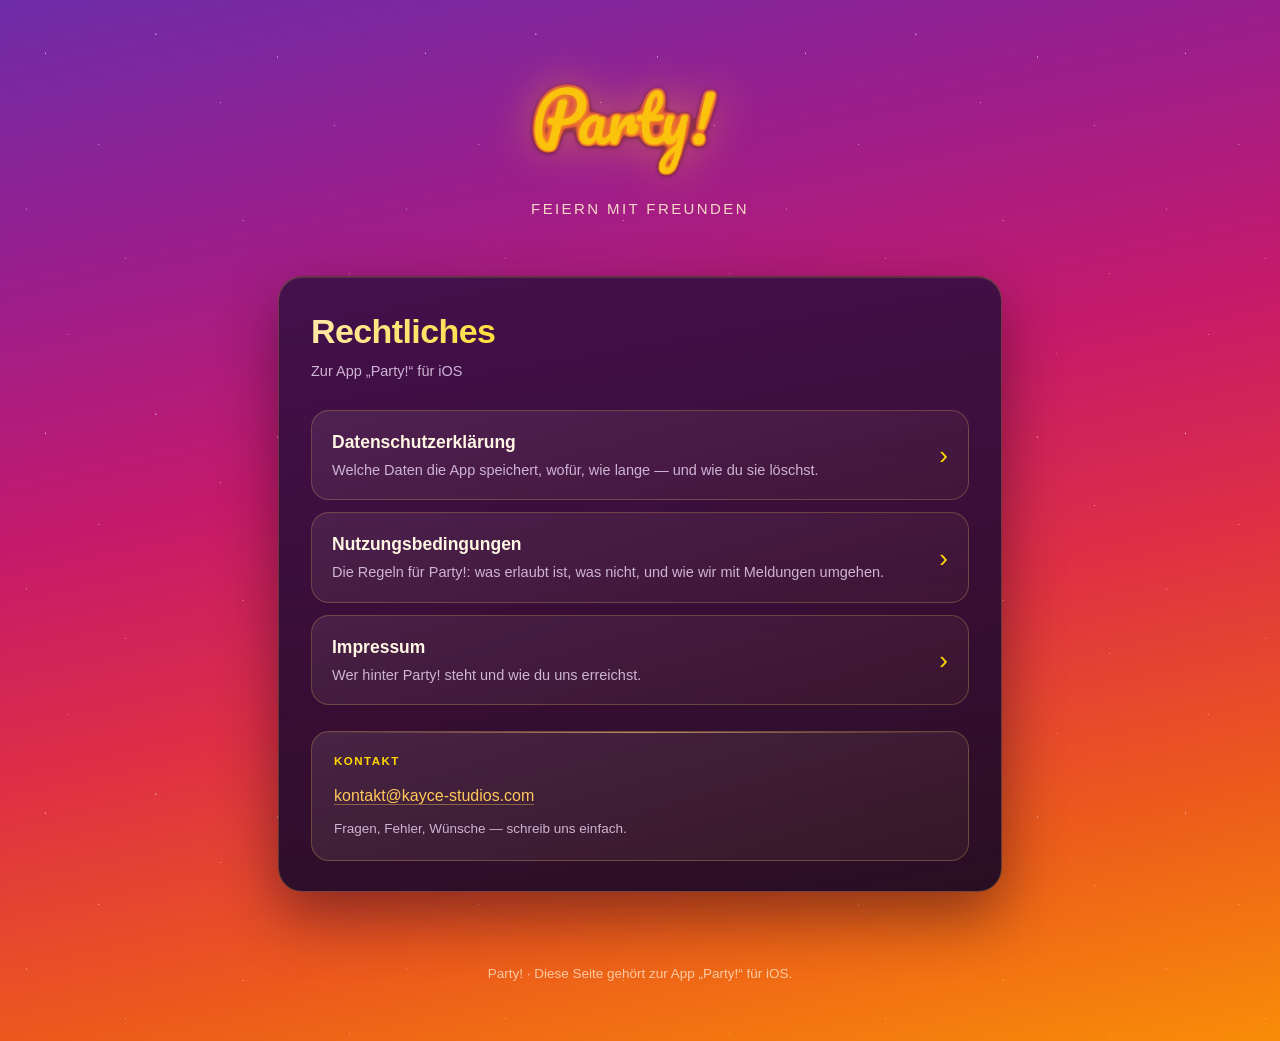
<file: index.html>
<!doctype html>
<html lang="de">
<head>
<meta charset="utf-8">
<meta name="viewport" content="width=device-width, initial-scale=1">
<title>Party! — Rechtliches</title>
<link rel="stylesheet" href="stil.css">
</head>
<body>

<header>
  <img class="logo" src="party-logo.png" alt="Party!">
  <p>Feiern mit Freunden</p>
</header>

<main>
<div class="card">
  <h1>Rechtliches</h1>
  <p class="stand">Zur App „Party!“ für iOS</p>

  <!-- Als antippbare Zeilen statt einer Linkliste: Einer Überschrift
       sieht man nicht an, dass sie ein Weg ist — eine Kachel mit Pfeil
       schon. -->
  <nav class="nav-list">
    <a class="nav-item" href="datenschutz.html">
      <span class="nav-text">
        <strong>Datenschutzerklärung</strong>
        Welche Daten die App speichert, wofür, wie lange — und wie du sie löschst.
      </span>
      <span class="nav-arrow" aria-hidden="true">›</span>
    </a>

    <a class="nav-item" href="nutzungsbedingungen.html">
      <span class="nav-text">
        <strong>Nutzungsbedingungen</strong>
        Die Regeln für Party!: was erlaubt ist, was nicht, und wie wir mit Meldungen umgehen.
      </span>
      <span class="nav-arrow" aria-hidden="true">›</span>
    </a>

    <a class="nav-item" href="impressum.html">
      <span class="nav-text">
        <strong>Impressum</strong>
        Wer hinter Party! steht und wie du uns erreichst.
      </span>
      <span class="nav-arrow" aria-hidden="true">›</span>
    </a>
  </nav>

  <div class="imp-fact kontakt">
    <span class="label">Kontakt</span>
    <p><a href="mailto:kontakt@kayce-studios.com">kontakt@kayce-studios.com</a></p>
    <p class="sub">Fragen, Fehler, Wünsche — schreib uns einfach.</p>
  </div>
</div>
</main>

<footer>Party! · Diese Seite gehört zur App „Party!“ für iOS.</footer>

</body>
</html>
</file>
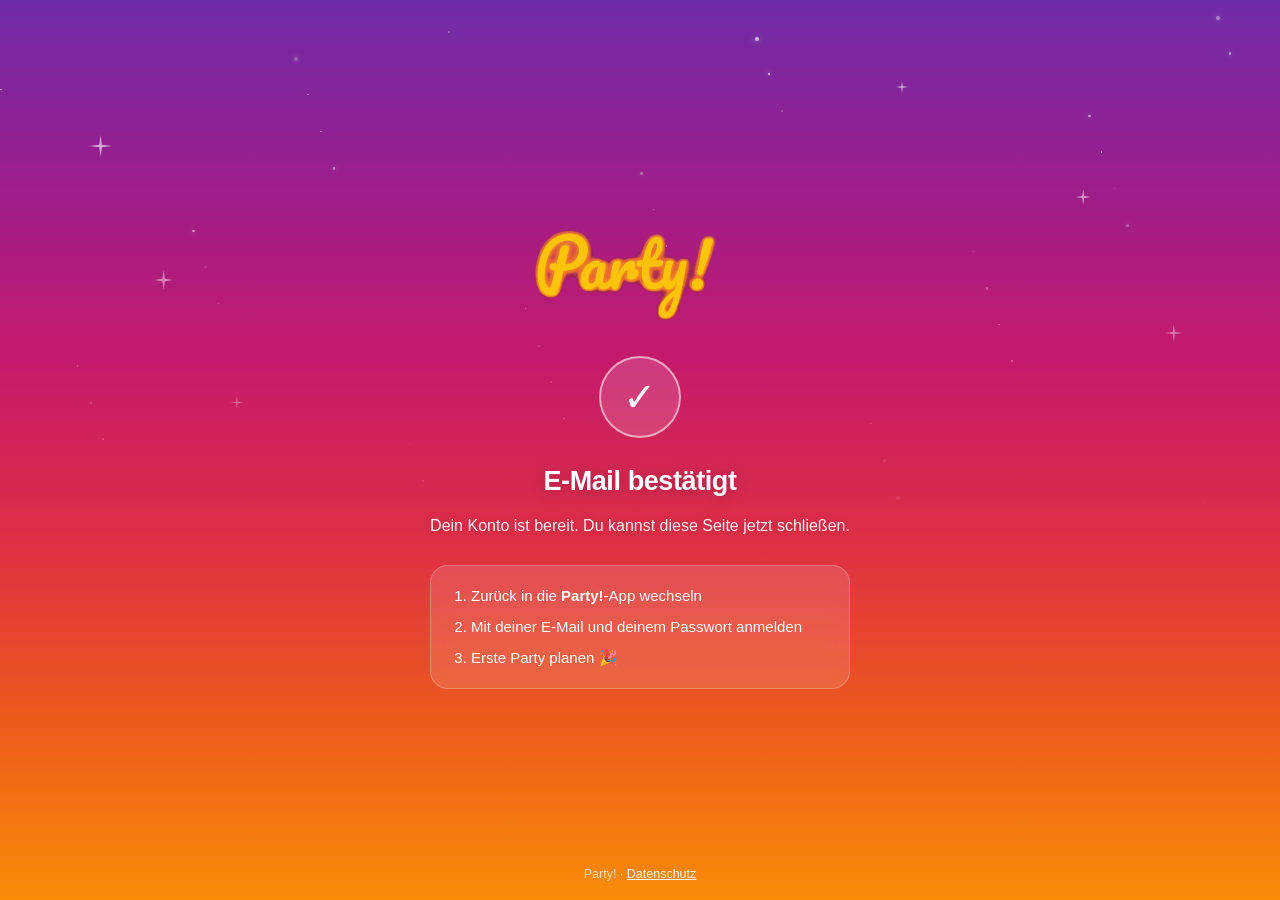
<file: bestaetigt.html>
<!doctype html>
<html lang="de">
<head>
<meta charset="utf-8">
<meta name="viewport" content="width=device-width, initial-scale=1">
<title>E-Mail-Bestätigung — Party!</title>
<style>
  /* Derselbe Verlauf wie der Login-Bildschirm der App (AUTH_GRADIENT). */
  * { box-sizing: border-box; }
  html, body { height: 100%; }
  body {
    margin: 0;
    background: linear-gradient(180deg,#6E2CA8,#9B1E8C,#C51A6B,#DE2F45,#EC5A1C,#F98D08);
    font: 16px/1.6 -apple-system, BlinkMacSystemFont, "Segoe UI", Roboto, sans-serif;
    color: #fff;
    display: flex; align-items: center; justify-content: center;
    padding: 28px 20px;
    overflow: hidden;
  }

  /* Sternenhimmel — dieselben Positionen wie in der App. */
  .sky { position: fixed; inset: 0; pointer-events: none; }
  .sky i, .sky b {
    position: absolute; display: block;
    opacity: var(--o);
    animation: blink 3s ease-in-out infinite alternate;
  }
  .sky i { background: #fff; border-radius: 50%; box-shadow: 0 0 6px rgba(255,255,255,0.8); }
  .sky b {
    background: #fff;
    clip-path: polygon(50% 0%, 56% 44%, 100% 50%, 56% 56%, 50% 100%, 44% 56%, 0% 50%, 44% 44%);
  }
  @keyframes blink { from { opacity: calc(var(--o) * 0.2); } to { opacity: var(--o); } }

  .box { position: relative; text-align: center; max-width: 420px; width: 100%; }

  .logo { width: 224px; max-width: 62%; height: auto; margin: 0 auto 30px; display: block; }

  .tick {
    width: 82px; height: 82px; margin: 0 auto 22px;
    border-radius: 50%;
    background: rgba(255,255,255,0.14);
    border: 2px solid rgba(255,255,255,0.55);
    backdrop-filter: blur(6px);
    display: flex; align-items: center; justify-content: center;
    font-size: 40px; line-height: 1;
    animation: pop 0.5s cubic-bezier(0.2, 0.9, 0.3, 1.2) both;
  }
  @keyframes pop { from { transform: scale(0.6); opacity: 0; } to { transform: scale(1); opacity: 1; } }

  h1 { font-size: 27px; font-weight: 800; margin: 0 0 10px; letter-spacing: -0.4px;
       text-shadow: 0 2px 14px rgba(0,0,0,0.25); }
  p  { margin: 0; font-size: 16px; color: rgba(255,255,255,0.92); text-shadow: 0 1px 8px rgba(0,0,0,0.2); }

  .card {
    margin-top: 26px;
    background: rgba(255,255,255,0.12);
    border: 1px solid rgba(255,255,255,0.24);
    border-radius: 18px;
    padding: 18px 20px;
    text-align: left;
    backdrop-filter: blur(8px);
  }
  .card ol { margin: 0; padding-left: 20px; }
  .card li { margin-bottom: 7px; font-size: 15px; }
  .card li:last-child { margin-bottom: 0; }

  footer { position: fixed; left: 0; right: 0; bottom: 16px; text-align: center;
           font-size: 12.5px; color: rgba(255,255,255,0.7); }
  footer a { color: rgba(255,255,255,0.9); }

  /* Fehler-Ansicht: standardmäßig versteckt, wird per Skript getauscht,
     wenn Supabase einen Fehler im Anker zurückgibt (z. B. abgelaufener
     Link). Ohne das stand hier auch dann „E-Mail bestätigt". */
  .fail { display: none; }
  body.has-error .ok { display: none; }
  body.has-error .fail { display: block; }
  body.has-error .tick { background: rgba(0,0,0,0.22); border-color: rgba(255,255,255,0.45); }

  @media (max-width: 380px) { h1 { font-size: 23px; } .logo { margin-bottom: 22px; } }
</style>
</head>
<body>

<div class="sky"><i style="top:6.38%;left:23%;width:4px;height:4px;--o:0.289;animation-duration:2s;animation-delay:0.00s"></i><i style="top:27.84%;left:76%;width:1.5px;height:1.5px;--o:0.260;animation-duration:3s;animation-delay:0.12s"></i><i style="top:49.30%;left:32%;width:1.5px;height:1.5px;--o:0.146;animation-duration:4s;animation-delay:0.24s"></i><i style="top:12.76%;left:85%;width:2.5px;height:2.5px;--o:0.573;animation-duration:5s;animation-delay:0.36s"></i><i style="top:34.22%;left:41%;width:1.5px;height:1.5px;--o:0.404;animation-duration:2s;animation-delay:0.48s"></i><i style="top:55.68%;left:94%;width:1.5px;height:1.5px;--o:0.050;animation-duration:3s;animation-delay:0.60s"></i><i style="top:19.14%;left:50%;width:2.5px;height:2.5px;--o:0.319;animation-duration:4s;animation-delay:0.72s"></i><i style="top:40.60%;left:6%;width:1.5px;height:1.5px;--o:0.223;animation-duration:5s;animation-delay:0.84s"></i><i style="top:4.06%;left:59%;width:4px;height:4px;--o:0.666;animation-duration:2s;animation-delay:0.96s"></i><i style="top:25.52%;left:15%;width:2.5px;height:2.5px;--o:0.515;animation-duration:3s;animation-delay:1.08s"></i><i style="top:46.98%;left:68%;width:1.5px;height:1.5px;--o:0.092;animation-duration:4s;animation-delay:1.20s"></i><i style="top:10.44%;left:24%;width:1.5px;height:1.5px;--o:0.379;animation-duration:5s;animation-delay:1.32s"></i><i style="top:31.90%;left:77%;width:2.5px;height:2.5px;--o:0.299;animation-duration:2s;animation-delay:1.44s"></i><i style="top:53.36%;left:33%;width:1.5px;height:1.5px;--o:0.135;animation-duration:3s;animation-delay:1.56s"></i><i style="top:16.82%;left:86%;width:1.5px;height:1.5px;--o:0.626;animation-duration:4s;animation-delay:1.68s"></i><i style="top:38.28%;left:42%;width:2.5px;height:2.5px;--o:0.134;animation-duration:5s;animation-delay:1.80s"></i><i style="top:1.74%;left:95%;width:4px;height:4px;--o:0.438;animation-duration:2s;animation-delay:1.92s"></i><i style="top:23.20%;left:51%;width:1.5px;height:1.5px;--o:0.376;animation-duration:3s;animation-delay:2.04s"></i><i style="top:44.66%;left:7%;width:2.5px;height:2.5px;--o:0.229;animation-duration:4s;animation-delay:2.16s"></i><i style="top:8.12%;left:60%;width:1.5px;height:1.5px;--o:0.737;animation-duration:5s;animation-delay:2.28s"></i><i style="top:29.58%;left:16%;width:1.5px;height:1.5px;--o:0.176;animation-duration:2s;animation-delay:2.40s"></i><i style="top:51.04%;left:69%;width:2.5px;height:2.5px;--o:0.102;animation-duration:3s;animation-delay:2.52s"></i><i style="top:14.50%;left:25%;width:1.5px;height:1.5px;--o:0.452;animation-duration:4s;animation-delay:2.64s"></i><i style="top:35.96%;left:78%;width:1.5px;height:1.5px;--o:0.323;animation-duration:5s;animation-delay:2.76s"></i><i style="top:57.42%;left:34%;width:4px;height:4px;--o:0.108;animation-duration:2s;animation-delay:2.88s"></i><i style="top:20.88%;left:87%;width:1.5px;height:1.5px;--o:0.219;animation-duration:3s;animation-delay:3.00s"></i><i style="top:42.34%;left:43%;width:1.5px;height:1.5px;--o:0.161;animation-duration:4s;animation-delay:3.12s"></i><i style="top:5.80%;left:96%;width:2.5px;height:2.5px;--o:0.529;animation-duration:5s;animation-delay:3.24s"></i><i style="top:27.26%;left:52%;width:1.5px;height:1.5px;--o:0.416;animation-duration:2s;animation-delay:3.36s"></i><i style="top:48.72%;left:8%;width:1.5px;height:1.5px;--o:0.219;animation-duration:3s;animation-delay:3.48s"></i><i style="top:12.18%;left:61%;width:2.5px;height:2.5px;--o:0.261;animation-duration:4s;animation-delay:3.60s"></i><i style="top:33.64%;left:17%;width:1.5px;height:1.5px;--o:0.220;animation-duration:5s;animation-delay:3.72s"></i><i style="top:55.10%;left:70%;width:4px;height:4px;--o:0.095;animation-duration:2s;animation-delay:3.84s"></i><i style="top:18.56%;left:26%;width:2.5px;height:2.5px;--o:0.510;animation-duration:3s;animation-delay:3.96s"></i><i style="top:40.02%;left:79%;width:1.5px;height:1.5px;--o:0.330;animation-duration:4s;animation-delay:4.08s"></i><i style="top:3.48%;left:35%;width:1.5px;height:1.5px;--o:0.303;animation-duration:5s;animation-delay:4.20s"></i><i style="top:24.94%;left:88%;width:2.5px;height:2.5px;--o:0.280;animation-duration:2s;animation-delay:4.32s"></i><i style="top:46.40%;left:44%;width:1.5px;height:1.5px;--o:0.172;animation-duration:3s;animation-delay:4.44s"></i><i style="top:9.86%;left:0%;width:1.5px;height:1.5px;--o:0.604;animation-duration:4s;animation-delay:4.56s"></i><i style="top:31.32%;left:53%;width:2.5px;height:2.5px;--o:0.441;animation-duration:5s;animation-delay:4.68s"></i><b style="top:9%;left:70%;width:12px;height:12px;--o:0.663;animation-delay:1.40s"></b><b style="top:15%;left:7%;width:22px;height:22px;--o:0.605;animation-delay:0.14s"></b><b style="top:21%;left:84%;width:16px;height:16px;--o:0.546;animation-delay:1.68s"></b><b style="top:30%;left:12%;width:20px;height:20px;--o:0.459;animation-delay:0.24s"></b><b style="top:36%;left:91%;width:18px;height:18px;--o:0.401;animation-delay:1.82s"></b><b style="top:44%;left:18%;width:13px;height:13px;--o:0.323;animation-delay:0.36s"></b></div>

<div class="box">
  <img class="logo" src="party-logo.png" alt="Party!">
  <div class="tick" id="mark">✓</div>

  <div class="ok">
    <h1>E-Mail bestätigt</h1>
    <p>Dein Konto ist bereit. Du kannst diese Seite jetzt schließen.</p>

    <div class="card">
      <ol>
        <li>Zurück in die <strong>Party!</strong>-App wechseln</li>
        <li>Mit deiner E-Mail und deinem Passwort anmelden</li>
        <li>Erste Party planen 🎉</li>
      </ol>
    </div>
  </div>

  <div class="fail">
    <h1 id="failTitle">Der Link ist abgelaufen</h1>
    <p id="failText">Bestätigungs-Links gelten nur 24 Stunden. Einen neuen bekommst du in zwei Schritten.</p>

    <div class="card">
      <ol>
        <li>Zurück in die <strong>Party!</strong>-App wechseln</li>
        <li>Beim Anmelden auf <strong>Bestätigungsmail erneut senden</strong> tippen</li>
        <li>Den neuen Link gleich öffnen — dann klappt es</li>
      </ol>
    </div>
  </div>
</div>

<footer>Party! · <a href="datenschutz.html">Datenschutz</a></footer>

<script>
  // Supabase hängt das Ergebnis an den Anker:
  //   geklappt   →  #access_token=…
  //   abgelaufen →  #error=access_denied&error_code=otp_expired&…
  // Ohne diese Prüfung stand hier auch bei einem toten Link
  // „E-Mail bestätigt" — und der Nutzer suchte den Fehler in der App.
  (function () {
    var hash = (location.hash || '').replace(/^#/, '');
    var query = (location.search || '').replace(/^\?/, '');
    var p = new URLSearchParams(hash || query);
    var error = p.get('error') || p.get('error_code');
    if (!error) return;

    document.body.classList.add('has-error');
    var code = p.get('error_code') || '';
    var mark = document.getElementById('mark');
    if (mark) mark.textContent = code === 'otp_expired' ? '⏳' : '!';

    if (code !== 'otp_expired') {
      document.getElementById('failTitle').textContent = 'Der Link funktioniert nicht';
      document.getElementById('failText').textContent =
        'Vielleicht wurde er schon benutzt oder beim Kopieren abgeschnitten. Einen neuen bekommst du in zwei Schritten.';
    }
  })();
</script>

</body>
</html>
</file>
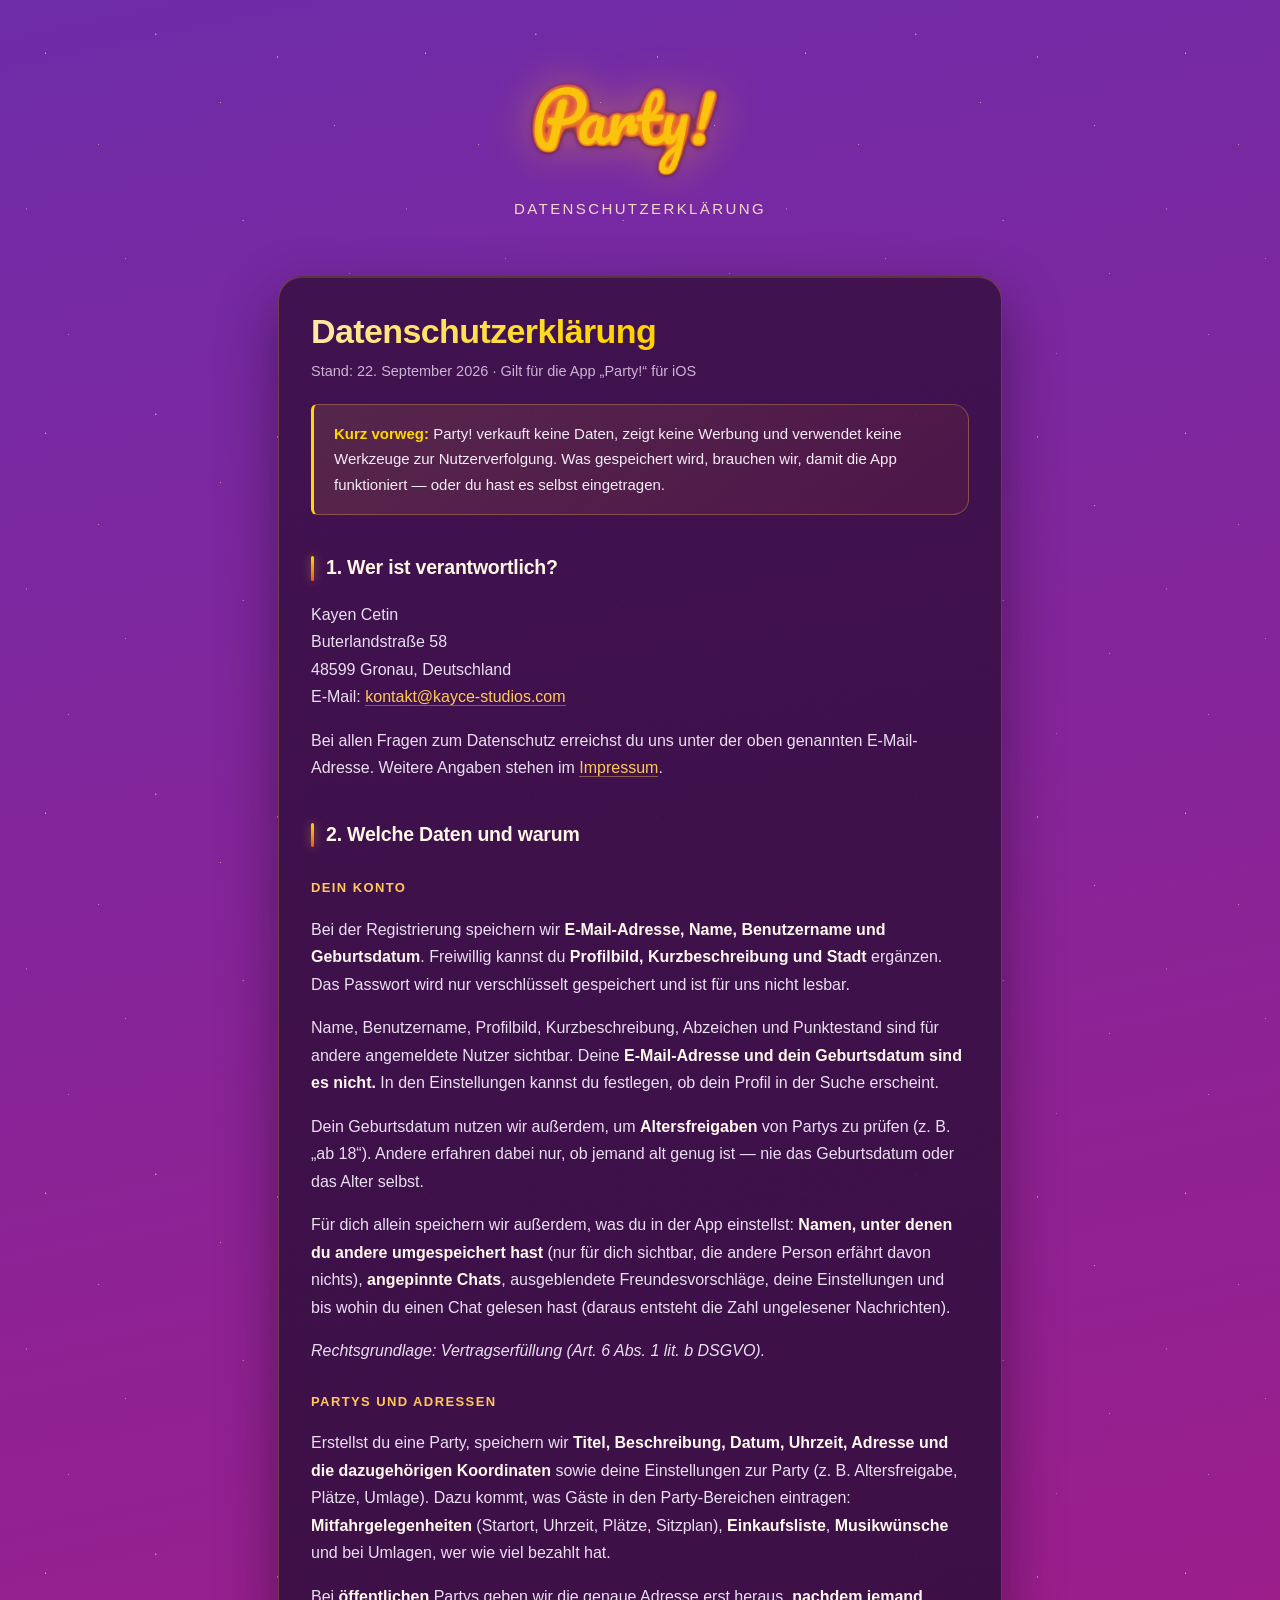
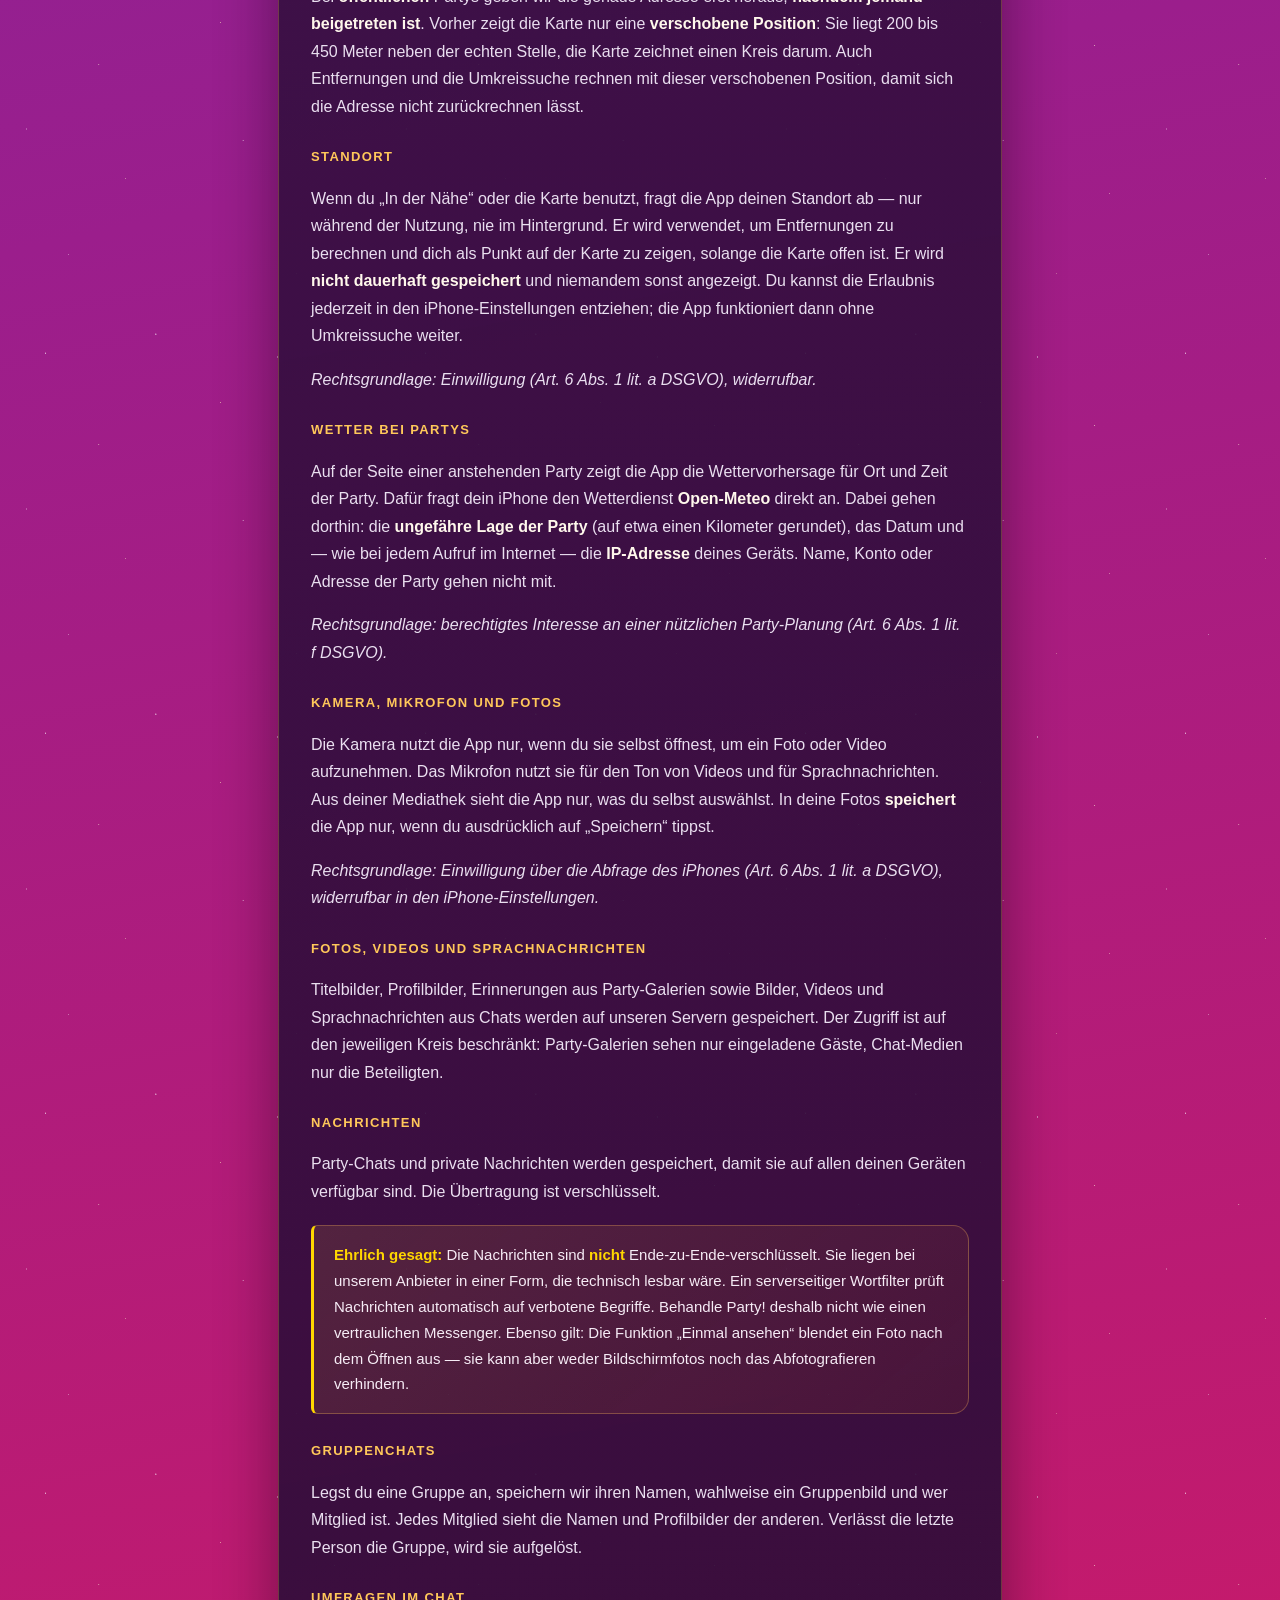
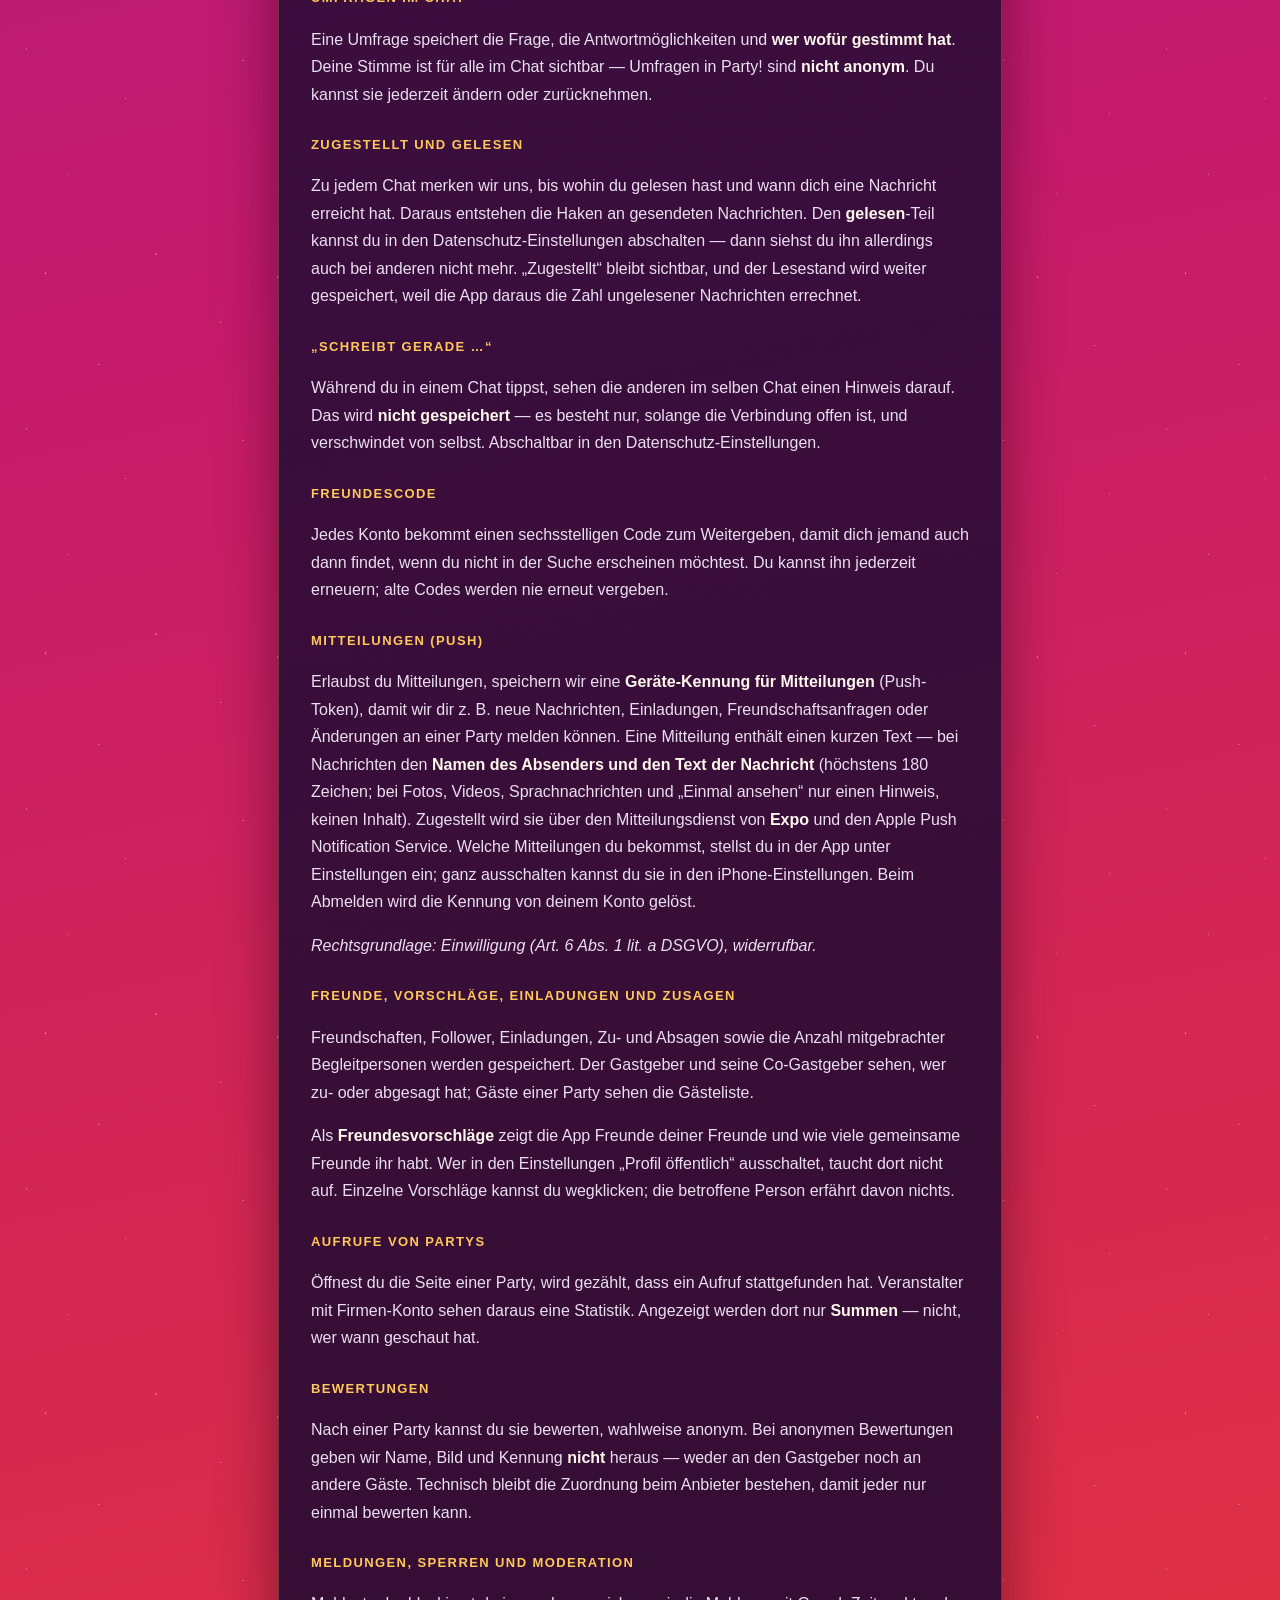
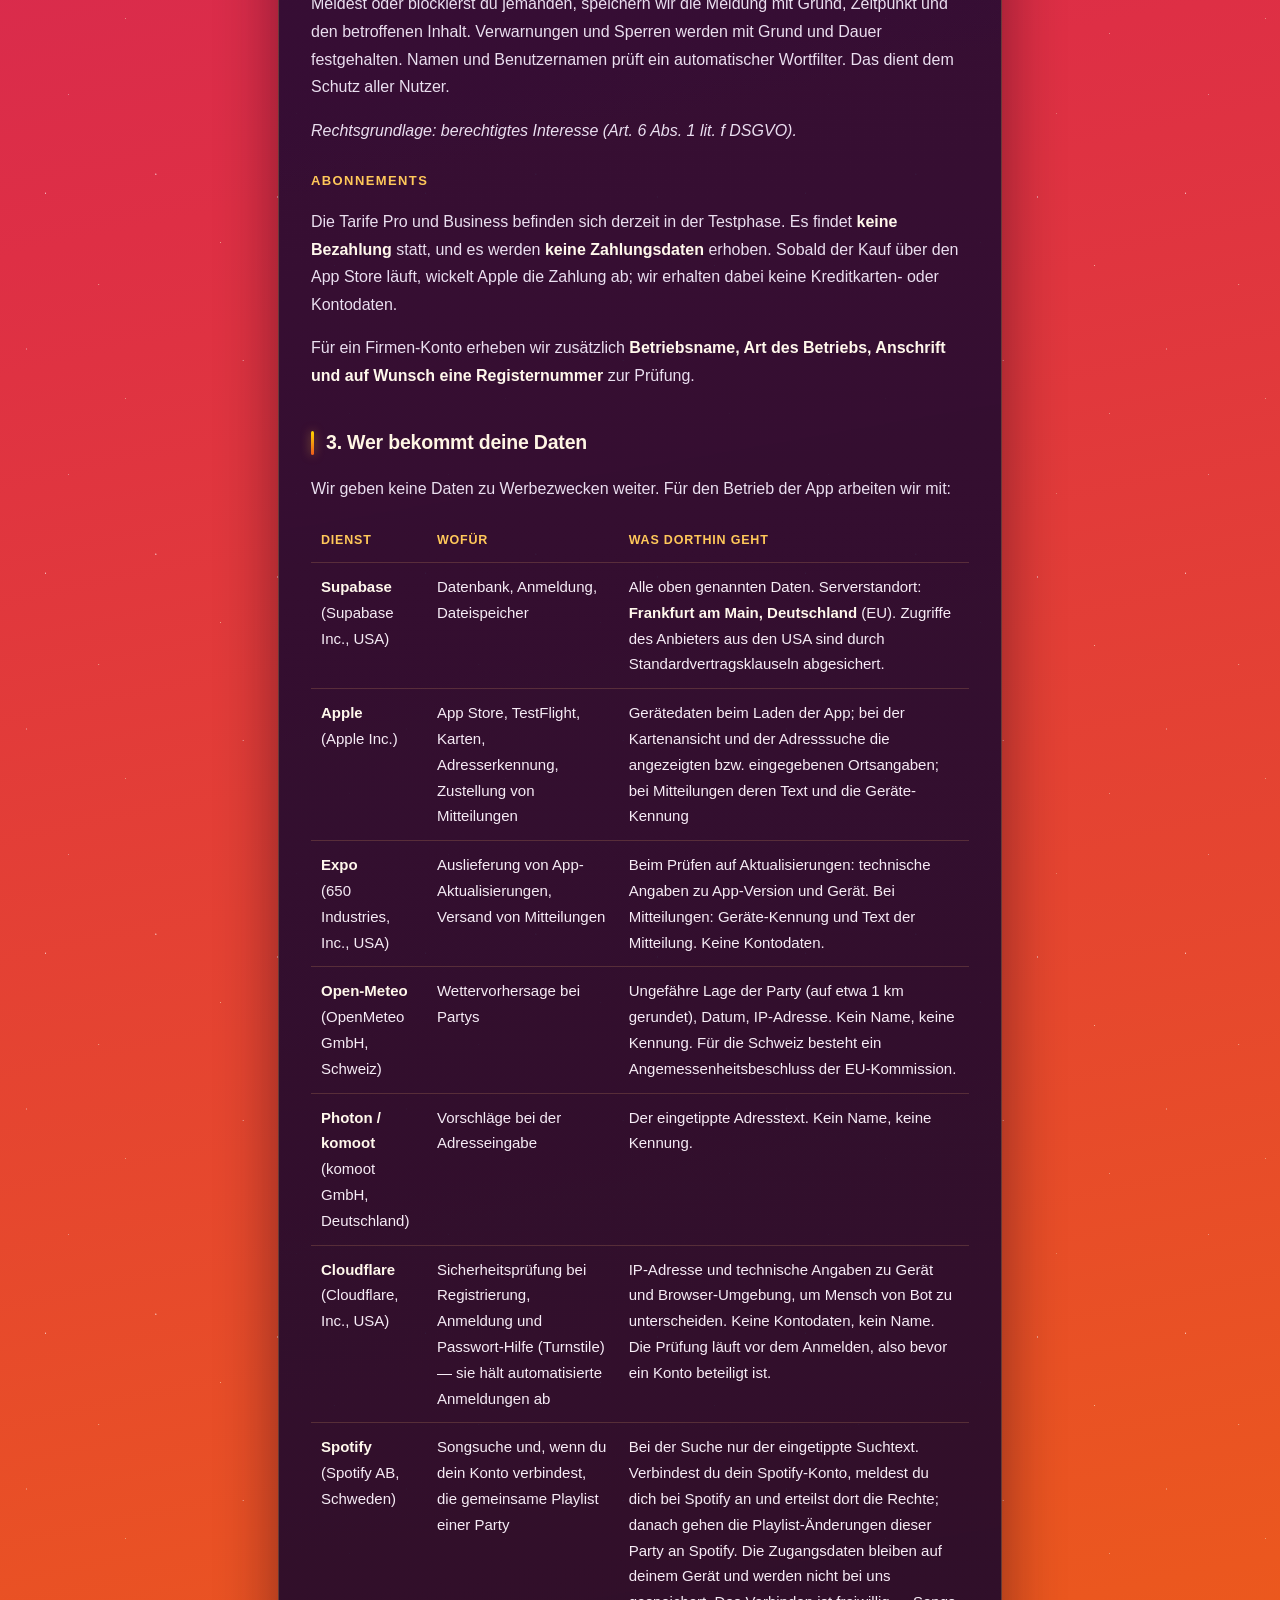
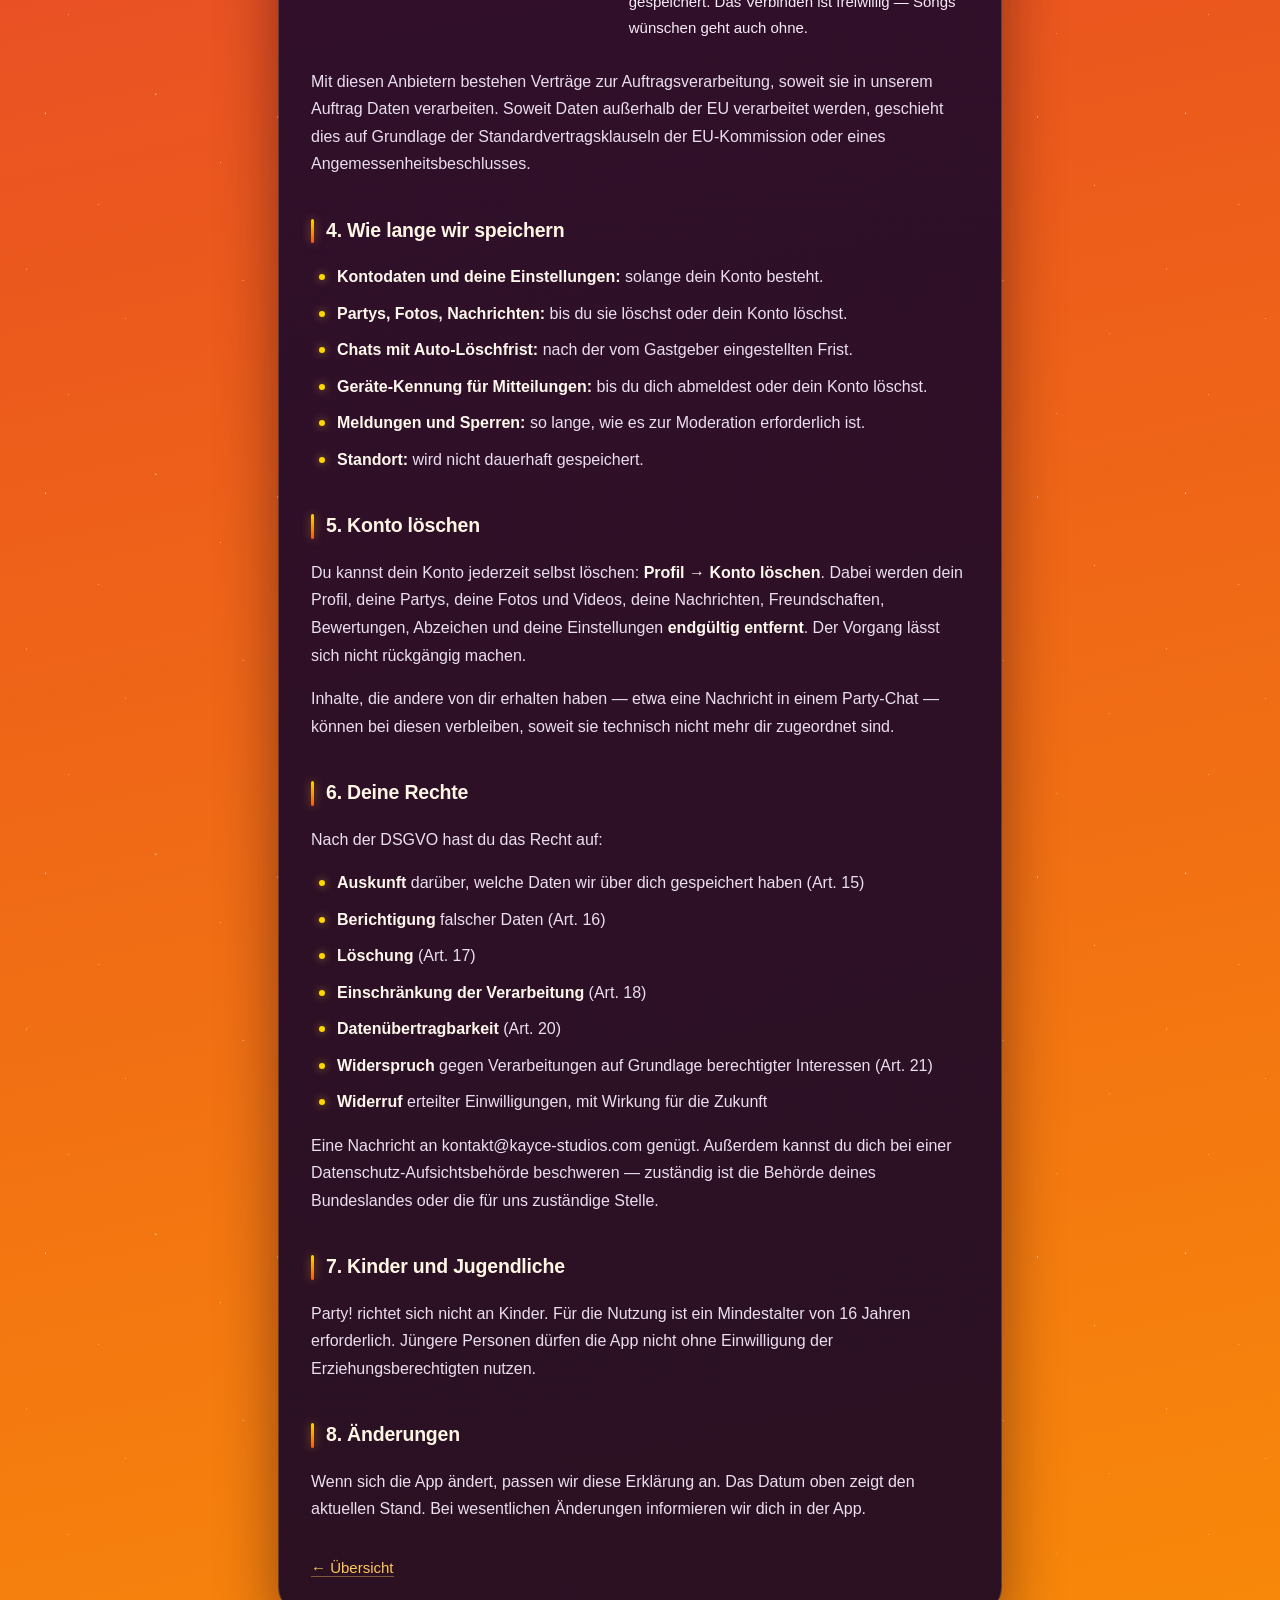
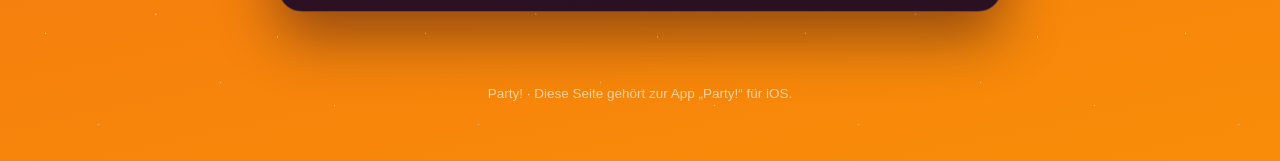
<file: datenschutz.html>
<!doctype html>
<html lang="de">
<head>
<meta charset="utf-8">
<meta name="viewport" content="width=device-width, initial-scale=1">
<title>Datenschutzerklärung — Party!</title>
<link rel="stylesheet" href="stil.css">
</head>
<body>

<header>
  <img class="logo" src="party-logo.png" alt="Party!">
  <p>Datenschutzerklärung</p>
</header>

<main>
<div class="card">

<h1>Datenschutzerklärung</h1>
<p class="stand">Stand: 22. September 2026 · Gilt für die App „Party!“ für iOS</p>

<div class="note">
  <strong>Kurz vorweg:</strong> Party! verkauft keine Daten, zeigt keine Werbung und
  verwendet keine Werkzeuge zur Nutzerverfolgung. Was gespeichert wird, brauchen wir,
  damit die App funktioniert — oder du hast es selbst eingetragen.
</div>

<h2>1. Wer ist verantwortlich?</h2>
<p>
  Kayen Cetin<br>
  Buterlandstraße 58<br>
  48599 Gronau, Deutschland<br>
  E-Mail: <a href="mailto:kontakt@kayce-studios.com">kontakt@kayce-studios.com</a>
</p>
<p>
  Bei allen Fragen zum Datenschutz erreichst du uns unter der oben genannten
  E-Mail-Adresse. Weitere Angaben stehen im <a href="impressum.html">Impressum</a>.
</p>

<h2>2. Welche Daten und warum</h2>

<h3>Dein Konto</h3>
<p>
  Bei der Registrierung speichern wir <strong>E-Mail-Adresse, Name, Benutzername und
  Geburtsdatum</strong>. Freiwillig kannst du <strong>Profilbild, Kurzbeschreibung und
  Stadt</strong> ergänzen. Das Passwort wird nur verschlüsselt gespeichert und ist für
  uns nicht lesbar.
</p>
<p>
  Name, Benutzername, Profilbild, Kurzbeschreibung, Abzeichen und Punktestand sind für
  andere angemeldete Nutzer sichtbar. Deine <strong>E-Mail-Adresse und dein Geburtsdatum
  sind es nicht.</strong> In den Einstellungen kannst du festlegen, ob dein Profil in der
  Suche erscheint.
</p>
<p>
  Dein Geburtsdatum nutzen wir außerdem, um <strong>Altersfreigaben</strong> von Partys
  zu prüfen (z. B. „ab 18“). Andere erfahren dabei nur, ob jemand alt genug ist —
  nie das Geburtsdatum oder das Alter selbst.
</p>
<p>
  Für dich allein speichern wir außerdem, was du in der App einstellst: <strong>Namen,
  unter denen du andere umgespeichert hast</strong> (nur für dich sichtbar, die andere
  Person erfährt davon nichts), <strong>angepinnte Chats</strong>, ausgeblendete
  Freundesvorschläge, deine Einstellungen und bis wohin du einen Chat gelesen hast
  (daraus entsteht die Zahl ungelesener Nachrichten).
</p>
<p><em>Rechtsgrundlage: Vertragserfüllung (Art. 6 Abs. 1 lit. b DSGVO).</em></p>

<h3>Partys und Adressen</h3>
<p>
  Erstellst du eine Party, speichern wir <strong>Titel, Beschreibung, Datum, Uhrzeit,
  Adresse und die dazugehörigen Koordinaten</strong> sowie deine Einstellungen zur Party
  (z. B. Altersfreigabe, Plätze, Umlage). Dazu kommt, was Gäste in den Party-Bereichen
  eintragen: <strong>Mitfahrgelegenheiten</strong> (Startort, Uhrzeit, Plätze, Sitzplan),
  <strong>Einkaufsliste</strong>, <strong>Musikwünsche</strong> und bei Umlagen,
  wer wie viel bezahlt hat.
</p>
<p>
  Bei <strong>öffentlichen</strong> Partys geben wir die genaue Adresse erst heraus,
  <strong>nachdem jemand beigetreten ist</strong>. Vorher zeigt die Karte nur eine
  <strong>verschobene Position</strong>: Sie liegt 200 bis 450 Meter neben der echten Stelle,
  die Karte zeichnet einen Kreis darum. Auch Entfernungen und die Umkreissuche rechnen mit
  dieser verschobenen Position, damit sich die Adresse nicht zurückrechnen lässt.
</p>

<h3>Standort</h3>
<p>
  Wenn du „In der Nähe“ oder die Karte benutzt, fragt die App deinen Standort ab — nur
  während der Nutzung, nie im Hintergrund. Er wird verwendet, um Entfernungen zu berechnen
  und dich als Punkt auf der Karte zu zeigen, solange die Karte offen ist. Er wird
  <strong>nicht dauerhaft gespeichert</strong> und niemandem sonst angezeigt. Du kannst die
  Erlaubnis jederzeit in den iPhone-Einstellungen entziehen; die App funktioniert dann ohne
  Umkreissuche weiter.
</p>
<p><em>Rechtsgrundlage: Einwilligung (Art. 6 Abs. 1 lit. a DSGVO), widerrufbar.</em></p>

<h3>Wetter bei Partys</h3>
<p>
  Auf der Seite einer anstehenden Party zeigt die App die Wettervorhersage für Ort und Zeit
  der Party. Dafür fragt dein iPhone den Wetterdienst <strong>Open-Meteo</strong> direkt an.
  Dabei gehen dorthin: die <strong>ungefähre Lage der Party</strong> (auf etwa einen Kilometer
  gerundet), das Datum und — wie bei jedem Aufruf im Internet — die
  <strong>IP-Adresse</strong> deines Geräts. Name, Konto oder Adresse der Party gehen nicht
  mit.
</p>
<p><em>Rechtsgrundlage: berechtigtes Interesse an einer nützlichen Party-Planung (Art. 6 Abs. 1 lit. f DSGVO).</em></p>

<h3>Kamera, Mikrofon und Fotos</h3>
<p>
  Die Kamera nutzt die App nur, wenn du sie selbst öffnest, um ein Foto oder Video
  aufzunehmen. Das Mikrofon nutzt sie für den Ton von Videos und für Sprachnachrichten.
  Aus deiner Mediathek sieht die App nur, was du selbst auswählst. In deine Fotos
  <strong>speichert</strong> die App nur, wenn du ausdrücklich auf „Speichern“ tippst.
</p>
<p><em>Rechtsgrundlage: Einwilligung über die Abfrage des iPhones (Art. 6 Abs. 1 lit. a DSGVO), widerrufbar in den iPhone-Einstellungen.</em></p>

<h3>Fotos, Videos und Sprachnachrichten</h3>
<p>
  Titelbilder, Profilbilder, Erinnerungen aus Party-Galerien sowie Bilder, Videos und
  Sprachnachrichten aus Chats werden auf unseren Servern gespeichert. Der Zugriff ist auf
  den jeweiligen Kreis beschränkt: Party-Galerien sehen nur eingeladene Gäste, Chat-Medien
  nur die Beteiligten.
</p>

<h3>Nachrichten</h3>
<p>
  Party-Chats und private Nachrichten werden gespeichert, damit sie auf allen deinen Geräten
  verfügbar sind. Die Übertragung ist verschlüsselt.
</p>
<div class="note">
  <strong>Ehrlich gesagt:</strong> Die Nachrichten sind <strong>nicht</strong>
  Ende-zu-Ende-verschlüsselt. Sie liegen bei unserem Anbieter in einer Form, die technisch
  lesbar wäre. Ein serverseitiger Wortfilter prüft Nachrichten automatisch auf verbotene
  Begriffe. Behandle Party! deshalb nicht wie einen vertraulichen Messenger.
  Ebenso gilt: Die Funktion „Einmal ansehen“ blendet ein Foto nach dem Öffnen aus —
  sie kann aber weder Bildschirmfotos noch das Abfotografieren verhindern.
</div>

<h3>Gruppenchats</h3>
<p>
  Legst du eine Gruppe an, speichern wir ihren Namen, wahlweise ein Gruppenbild und wer
  Mitglied ist. Jedes Mitglied sieht die Namen und Profilbilder der anderen. Verlässt die
  letzte Person die Gruppe, wird sie aufgelöst.
</p>

<h3>Umfragen im Chat</h3>
<p>
  Eine Umfrage speichert die Frage, die Antwortmöglichkeiten und <strong>wer wofür gestimmt
  hat</strong>. Deine Stimme ist für alle im Chat sichtbar — Umfragen in Party! sind
  <strong>nicht anonym</strong>. Du kannst sie jederzeit ändern oder zurücknehmen.
</p>

<h3>Zugestellt und gelesen</h3>
<p>
  Zu jedem Chat merken wir uns, bis wohin du gelesen hast und wann dich eine Nachricht
  erreicht hat. Daraus entstehen die Haken an gesendeten Nachrichten. Den
  <strong>gelesen</strong>-Teil kannst du in den Datenschutz-Einstellungen abschalten — dann
  siehst du ihn allerdings auch bei anderen nicht mehr. „Zugestellt“ bleibt sichtbar, und
  der Lesestand wird weiter gespeichert, weil die App daraus die Zahl ungelesener
  Nachrichten errechnet.
</p>

<h3>„Schreibt gerade …“</h3>
<p>
  Während du in einem Chat tippst, sehen die anderen im selben Chat einen Hinweis darauf.
  Das wird <strong>nicht gespeichert</strong> — es besteht nur, solange die Verbindung
  offen ist, und verschwindet von selbst. Abschaltbar in den Datenschutz-Einstellungen.
</p>

<h3>Freundescode</h3>
<p>
  Jedes Konto bekommt einen sechsstelligen Code zum Weitergeben, damit dich jemand auch
  dann findet, wenn du nicht in der Suche erscheinen möchtest. Du kannst ihn jederzeit
  erneuern; alte Codes werden nie erneut vergeben.
</p>

<h3>Mitteilungen (Push)</h3>
<p>
  Erlaubst du Mitteilungen, speichern wir eine <strong>Geräte-Kennung für Mitteilungen</strong>
  (Push-Token), damit wir dir z. B. neue Nachrichten, Einladungen, Freundschaftsanfragen oder
  Änderungen an einer Party melden können. Eine Mitteilung enthält einen kurzen Text — bei
  Nachrichten den <strong>Namen des Absenders und den Text der Nachricht</strong> (höchstens
  180 Zeichen; bei Fotos, Videos, Sprachnachrichten und „Einmal ansehen“ nur einen Hinweis,
  keinen Inhalt). Zugestellt wird
  sie über den Mitteilungsdienst von <strong>Expo</strong> und den Apple Push Notification
  Service. Welche Mitteilungen du bekommst, stellst du in der App unter Einstellungen ein;
  ganz ausschalten kannst du sie in den iPhone-Einstellungen. Beim Abmelden wird die
  Kennung von deinem Konto gelöst.
</p>
<p><em>Rechtsgrundlage: Einwilligung (Art. 6 Abs. 1 lit. a DSGVO), widerrufbar.</em></p>

<h3>Freunde, Vorschläge, Einladungen und Zusagen</h3>
<p>
  Freundschaften, Follower, Einladungen, Zu- und Absagen sowie die Anzahl mitgebrachter
  Begleitpersonen werden gespeichert. Der Gastgeber und seine Co-Gastgeber sehen, wer zu-
  oder abgesagt hat; Gäste einer Party sehen die Gästeliste.
</p>
<p>
  Als <strong>Freundesvorschläge</strong> zeigt die App Freunde deiner Freunde und wie viele
  gemeinsame Freunde ihr habt. Wer in den Einstellungen „Profil öffentlich“ ausschaltet,
  taucht dort nicht auf. Einzelne Vorschläge kannst du wegklicken; die betroffene Person
  erfährt davon nichts.
</p>

<h3>Aufrufe von Partys</h3>
<p>
  Öffnest du die Seite einer Party, wird gezählt, dass ein Aufruf stattgefunden hat.
  Veranstalter mit Firmen-Konto sehen daraus eine Statistik. Angezeigt werden dort nur
  <strong>Summen</strong> — nicht, wer wann geschaut hat.
</p>

<h3>Bewertungen</h3>
<p>
  Nach einer Party kannst du sie bewerten, wahlweise anonym. Bei anonymen Bewertungen geben
  wir Name, Bild und Kennung <strong>nicht</strong> heraus — weder an den Gastgeber noch an
  andere Gäste. Technisch bleibt die Zuordnung beim Anbieter bestehen, damit jeder nur einmal
  bewerten kann.
</p>

<h3>Meldungen, Sperren und Moderation</h3>
<p>
  Meldest oder blockierst du jemanden, speichern wir die Meldung mit Grund, Zeitpunkt und den
  betroffenen Inhalt. Verwarnungen und Sperren werden mit Grund und Dauer festgehalten.
  Namen und Benutzernamen prüft ein automatischer Wortfilter. Das dient dem Schutz aller Nutzer.
</p>
<p><em>Rechtsgrundlage: berechtigtes Interesse (Art. 6 Abs. 1 lit. f DSGVO).</em></p>

<h3>Abonnements</h3>
<p>
  Die Tarife Pro und Business befinden sich derzeit in der Testphase. Es findet
  <strong>keine Bezahlung</strong> statt, und es werden <strong>keine Zahlungsdaten</strong>
  erhoben. Sobald der Kauf über den App Store läuft, wickelt Apple die Zahlung ab; wir
  erhalten dabei keine Kreditkarten- oder Kontodaten.
</p>
<p>
  Für ein Firmen-Konto erheben wir zusätzlich <strong>Betriebsname, Art des Betriebs,
  Anschrift und auf Wunsch eine Registernummer</strong> zur Prüfung.
</p>

<h2>3. Wer bekommt deine Daten</h2>
<p>Wir geben keine Daten zu Werbezwecken weiter. Für den Betrieb der App arbeiten wir mit:</p>

<table>
  <tr><th>Dienst</th><th>Wofür</th><th>Was dorthin geht</th></tr>
  <tr>
    <td data-label="Dienst"><strong>Supabase</strong><br>(Supabase Inc., USA)</td>
    <td data-label="Wofür">Datenbank, Anmeldung, Dateispeicher</td>
    <td data-label="Was dorthin geht">Alle oben genannten Daten. Serverstandort: <strong>Frankfurt am Main, Deutschland</strong> (EU). Zugriffe des Anbieters aus den USA sind durch Standardvertragsklauseln abgesichert.</td>
  </tr>
  <tr>
    <td data-label="Dienst"><strong>Apple</strong><br>(Apple Inc.)</td>
    <td data-label="Wofür">App Store, TestFlight, Karten, Adresserkennung, Zustellung von Mitteilungen</td>
    <td data-label="Was dorthin geht">Gerätedaten beim Laden der App; bei der Kartenansicht und der Adresssuche die
        angezeigten bzw. eingegebenen Ortsangaben; bei Mitteilungen deren Text und die
        Geräte-Kennung</td>
  </tr>
  <tr>
    <td data-label="Dienst"><strong>Expo</strong><br>(650 Industries, Inc., USA)</td>
    <td data-label="Wofür">Auslieferung von App-Aktualisierungen, Versand von Mitteilungen</td>
    <td data-label="Was dorthin geht">Beim Prüfen auf Aktualisierungen: technische Angaben zu App-Version und Gerät.
        Bei Mitteilungen: Geräte-Kennung und Text der Mitteilung. Keine Kontodaten.</td>
  </tr>
  <tr>
    <td data-label="Dienst"><strong>Open-Meteo</strong><br>(OpenMeteo GmbH, Schweiz)</td>
    <td data-label="Wofür">Wettervorhersage bei Partys</td>
    <td data-label="Was dorthin geht">Ungefähre Lage der Party (auf etwa 1 km gerundet), Datum, IP-Adresse. Kein Name,
        keine Kennung. Für die Schweiz besteht ein Angemessenheitsbeschluss der EU-Kommission.</td>
  </tr>
  <tr>
    <td data-label="Dienst"><strong>Photon / komoot</strong><br>(komoot GmbH, Deutschland)</td>
    <td data-label="Wofür">Vorschläge bei der Adresseingabe</td>
    <td data-label="Was dorthin geht">Der eingetippte Adresstext. Kein Name, keine Kennung.</td>
  </tr>
  <tr>
    <td data-label="Dienst"><strong>Cloudflare</strong><br>(Cloudflare, Inc., USA)</td>
    <td data-label="Wofür">Sicherheitsprüfung bei Registrierung, Anmeldung und Passwort-Hilfe
        (Turnstile) — sie hält automatisierte Anmeldungen ab</td>
    <td data-label="Was dorthin geht">IP-Adresse und technische Angaben zu Gerät und Browser-Umgebung, um Mensch von
        Bot zu unterscheiden. Keine Kontodaten, kein Name. Die Prüfung läuft vor dem
        Anmelden, also bevor ein Konto beteiligt ist.</td>
  </tr>
  <tr>
    <td data-label="Dienst"><strong>Spotify</strong><br>(Spotify AB, Schweden)</td>
    <td data-label="Wofür">Songsuche und, wenn du dein Konto verbindest, die gemeinsame Playlist einer Party</td>
    <td data-label="Was dorthin geht">Bei der Suche nur der eingetippte Suchtext. Verbindest du dein Spotify-Konto,
        meldest du dich bei Spotify an und erteilst dort die Rechte; danach gehen die
        Playlist-Änderungen dieser Party an Spotify. Die Zugangsdaten bleiben auf deinem
        Gerät und werden nicht bei uns gespeichert. Das Verbinden ist freiwillig — Songs
        wünschen geht auch ohne.</td>
  </tr>
</table>

<p>
  Mit diesen Anbietern bestehen Verträge zur Auftragsverarbeitung, soweit sie in unserem
  Auftrag Daten verarbeiten. Soweit Daten außerhalb der EU verarbeitet werden, geschieht
  dies auf Grundlage der Standardvertragsklauseln der EU-Kommission oder eines
  Angemessenheitsbeschlusses.
</p>

<h2>4. Wie lange wir speichern</h2>
<ul>
  <li><strong>Kontodaten und deine Einstellungen:</strong> solange dein Konto besteht.</li>
  <li><strong>Partys, Fotos, Nachrichten:</strong> bis du sie löschst oder dein Konto löschst.</li>
  <li><strong>Chats mit Auto-Löschfrist:</strong> nach der vom Gastgeber eingestellten Frist.</li>
  <li><strong>Geräte-Kennung für Mitteilungen:</strong> bis du dich abmeldest oder dein Konto löschst.</li>
  <li><strong>Meldungen und Sperren:</strong> so lange, wie es zur Moderation erforderlich ist.</li>
  <li><strong>Standort:</strong> wird nicht dauerhaft gespeichert.</li>
</ul>

<h2>5. Konto löschen</h2>
<p>
  Du kannst dein Konto jederzeit selbst löschen: <strong>Profil → Konto löschen</strong>.
  Dabei werden dein Profil, deine Partys, deine Fotos und Videos, deine Nachrichten,
  Freundschaften, Bewertungen, Abzeichen und deine Einstellungen <strong>endgültig
  entfernt</strong>. Der Vorgang lässt sich nicht rückgängig machen.
</p>
<p>
  Inhalte, die andere von dir erhalten haben — etwa eine Nachricht in einem Party-Chat —
  können bei diesen verbleiben, soweit sie technisch nicht mehr dir zugeordnet sind.
</p>

<h2>6. Deine Rechte</h2>
<p>Nach der DSGVO hast du das Recht auf:</p>
<ul>
  <li><strong>Auskunft</strong> darüber, welche Daten wir über dich gespeichert haben (Art. 15)</li>
  <li><strong>Berichtigung</strong> falscher Daten (Art. 16)</li>
  <li><strong>Löschung</strong> (Art. 17)</li>
  <li><strong>Einschränkung der Verarbeitung</strong> (Art. 18)</li>
  <li><strong>Datenübertragbarkeit</strong> (Art. 20)</li>
  <li><strong>Widerspruch</strong> gegen Verarbeitungen auf Grundlage berechtigter Interessen (Art. 21)</li>
  <li><strong>Widerruf</strong> erteilter Einwilligungen, mit Wirkung für die Zukunft</li>
</ul>
<p>
  Eine Nachricht an kontakt@kayce-studios.com genügt. Außerdem kannst du
  dich bei einer Datenschutz-Aufsichtsbehörde beschweren — zuständig ist die Behörde deines
  Bundeslandes oder die für uns zuständige Stelle.
</p>

<h2>7. Kinder und Jugendliche</h2>
<p>
  Party! richtet sich nicht an Kinder. Für die Nutzung ist ein Mindestalter von
  16 Jahren erforderlich. Jüngere Personen dürfen die App
  nicht ohne Einwilligung der Erziehungsberechtigten nutzen.
</p>

<h2>8. Änderungen</h2>
<p>
  Wenn sich die App ändert, passen wir diese Erklärung an. Das Datum oben zeigt den
  aktuellen Stand. Bei wesentlichen Änderungen informieren wir dich in der App.
</p>

<nav class="back"><a href="./">← Übersicht</a></nav>

</div>
</main>

<footer>Party! · Diese Seite gehört zur App „Party!“ für iOS.</footer>

</body>
</html>
</file>
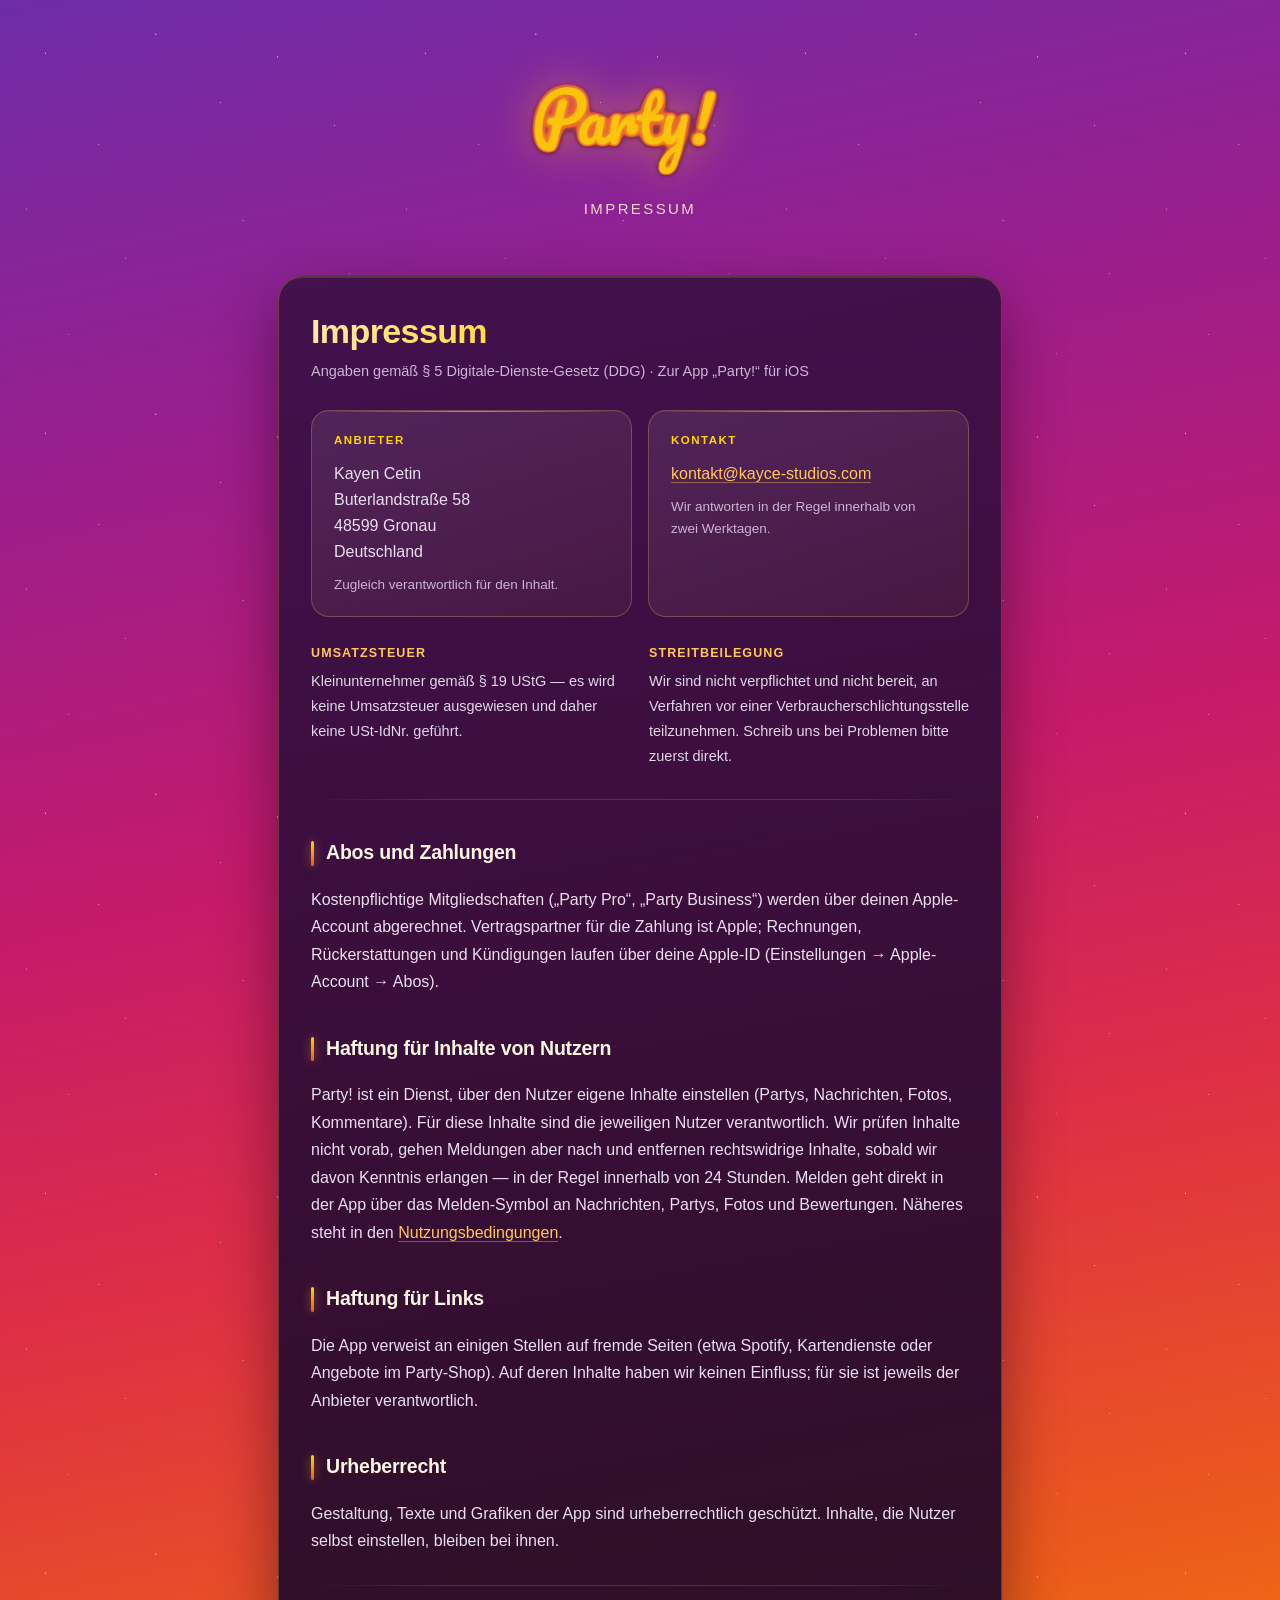
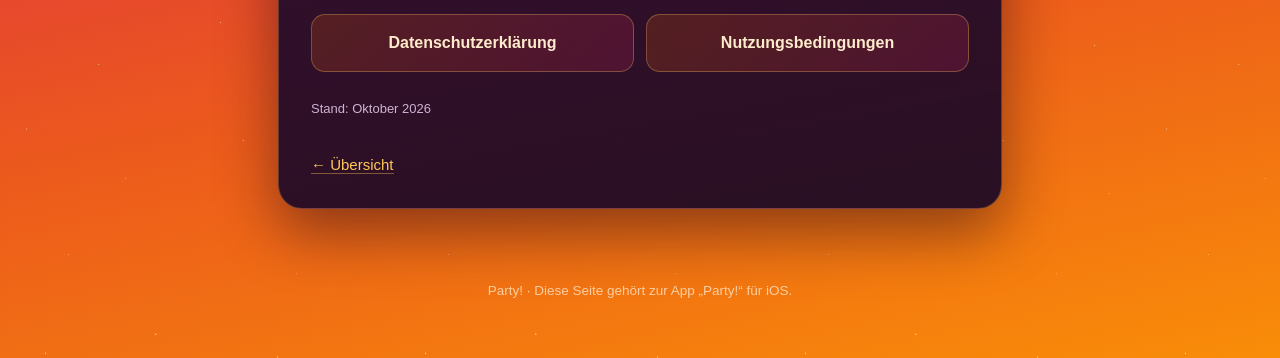
<file: impressum.html>
<!doctype html>
<html lang="de">
<head>
<meta charset="utf-8">
<meta name="viewport" content="width=device-width, initial-scale=1">
<title>Impressum — Party!</title>
<link rel="stylesheet" href="stil.css">
</head>
<body>

<header>
  <img class="logo" src="party-logo.png" alt="Party!">
  <p>Impressum</p>
</header>

<main>
<div class="card">

<h1>Impressum</h1>
<p class="stand">Angaben gemäß § 5 Digitale-Dienste-Gesetz (DDG) · Zur App „Party!“ für iOS</p>

<!-- Die Pflichtangaben zuerst: Wer ein Impressum aufruft, sucht fast
     immer genau diese zwei Kästen. -->
<div class="imp-facts">
  <div class="imp-fact">
    <span class="label">Anbieter</span>
    <p>
      Kayen Cetin<br>
      Buterlandstraße 58<br>
      48599 Gronau<br>
      Deutschland
    </p>
    <p class="sub">Zugleich verantwortlich für den Inhalt.</p>
  </div>

  <div class="imp-fact">
    <span class="label">Kontakt</span>
    <p>
      <a href="mailto:kontakt@kayce-studios.com">kontakt@kayce-studios.com</a>
    </p>
    <p class="sub">Wir antworten in der Regel innerhalb von zwei Werktagen.</p>
  </div>
</div>

<div class="imp-short">
  <p>
    <strong>Umsatzsteuer</strong>
    Kleinunternehmer gemäß § 19 UStG — es wird keine Umsatzsteuer ausgewiesen und
    daher keine USt-IdNr. geführt.
  </p>
  <p>
    <strong>Streitbeilegung</strong>
    Wir sind nicht verpflichtet und nicht bereit, an Verfahren vor einer
    Verbraucherschlichtungsstelle teilzunehmen. Schreib uns bei Problemen bitte
    zuerst direkt.
  </p>
</div>

<hr class="imp-rule">

<h2 class="imp-h">Abos und Zahlungen</h2>
<p>
  Kostenpflichtige Mitgliedschaften („Party Pro“, „Party Business“) werden über deinen
  Apple-Account abgerechnet. Vertragspartner für die Zahlung ist Apple; Rechnungen,
  Rückerstattungen und Kündigungen laufen über deine Apple-ID
  (Einstellungen → Apple-Account → Abos).
</p>

<h2 class="imp-h">Haftung für Inhalte von Nutzern</h2>
<p>
  Party! ist ein Dienst, über den Nutzer eigene Inhalte einstellen (Partys, Nachrichten,
  Fotos, Kommentare). Für diese Inhalte sind die jeweiligen Nutzer verantwortlich. Wir
  prüfen Inhalte nicht vorab, gehen Meldungen aber nach und entfernen rechtswidrige
  Inhalte, sobald wir davon Kenntnis erlangen — in der Regel innerhalb von 24 Stunden.
  Melden geht direkt in der App über das Melden-Symbol an Nachrichten, Partys, Fotos und
  Bewertungen. Näheres steht in den
  <a href="nutzungsbedingungen.html">Nutzungsbedingungen</a>.
</p>

<h2 class="imp-h">Haftung für Links</h2>
<p>
  Die App verweist an einigen Stellen auf fremde Seiten (etwa Spotify, Kartendienste oder
  Angebote im Party-Shop). Auf deren Inhalte haben wir keinen Einfluss; für sie ist
  jeweils der Anbieter verantwortlich.
</p>

<h2 class="imp-h">Urheberrecht</h2>
<p>
  Gestaltung, Texte und Grafiken der App sind urheberrechtlich geschützt. Inhalte, die
  Nutzer selbst einstellen, bleiben bei ihnen.
</p>

<hr class="imp-rule">

<div class="imp-links">
  <a href="datenschutz.html">Datenschutzerklärung</a>
  <a href="nutzungsbedingungen.html">Nutzungsbedingungen</a>
</div>

<p class="imp-updated">Stand: Oktober 2026</p>

<nav class="back"><a href="./">← Übersicht</a></nav>

</div>
</main>

<footer>Party! · Diese Seite gehört zur App „Party!“ für iOS.</footer>

</body>
</html>
</file>
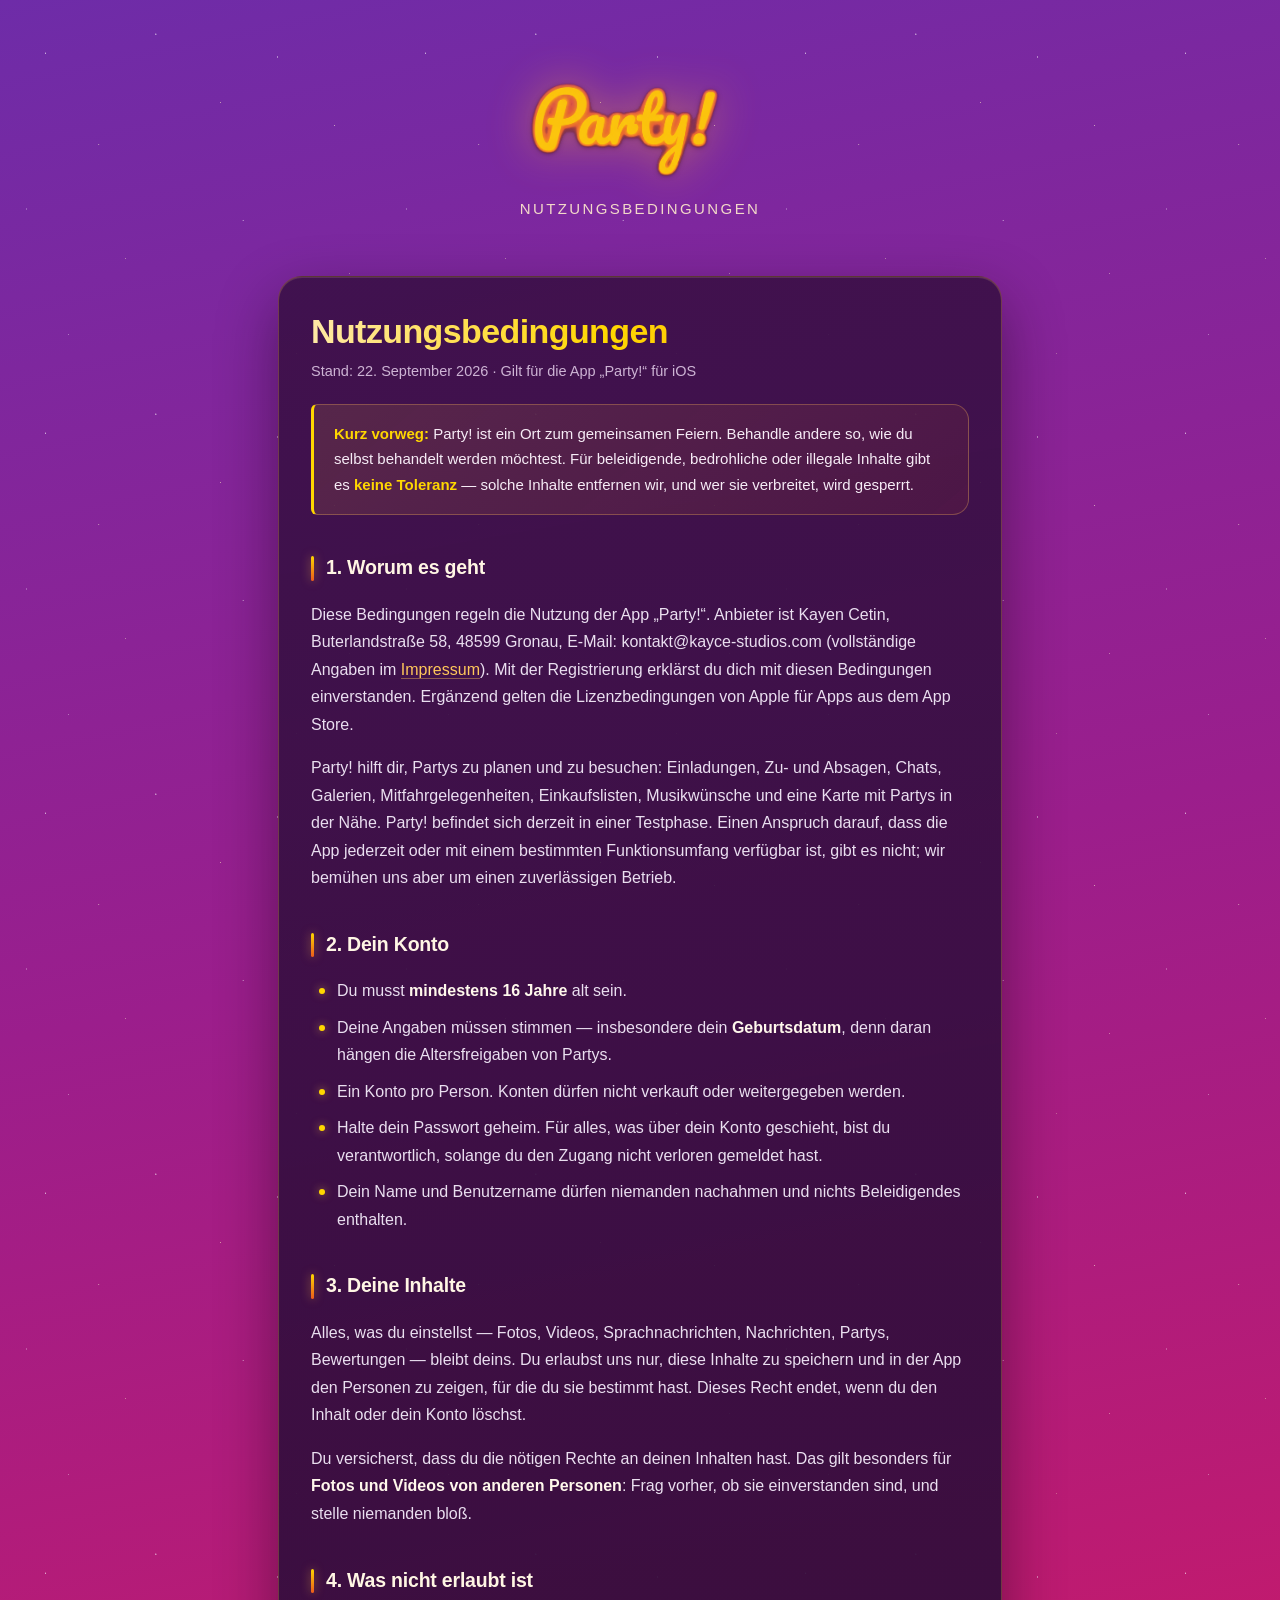
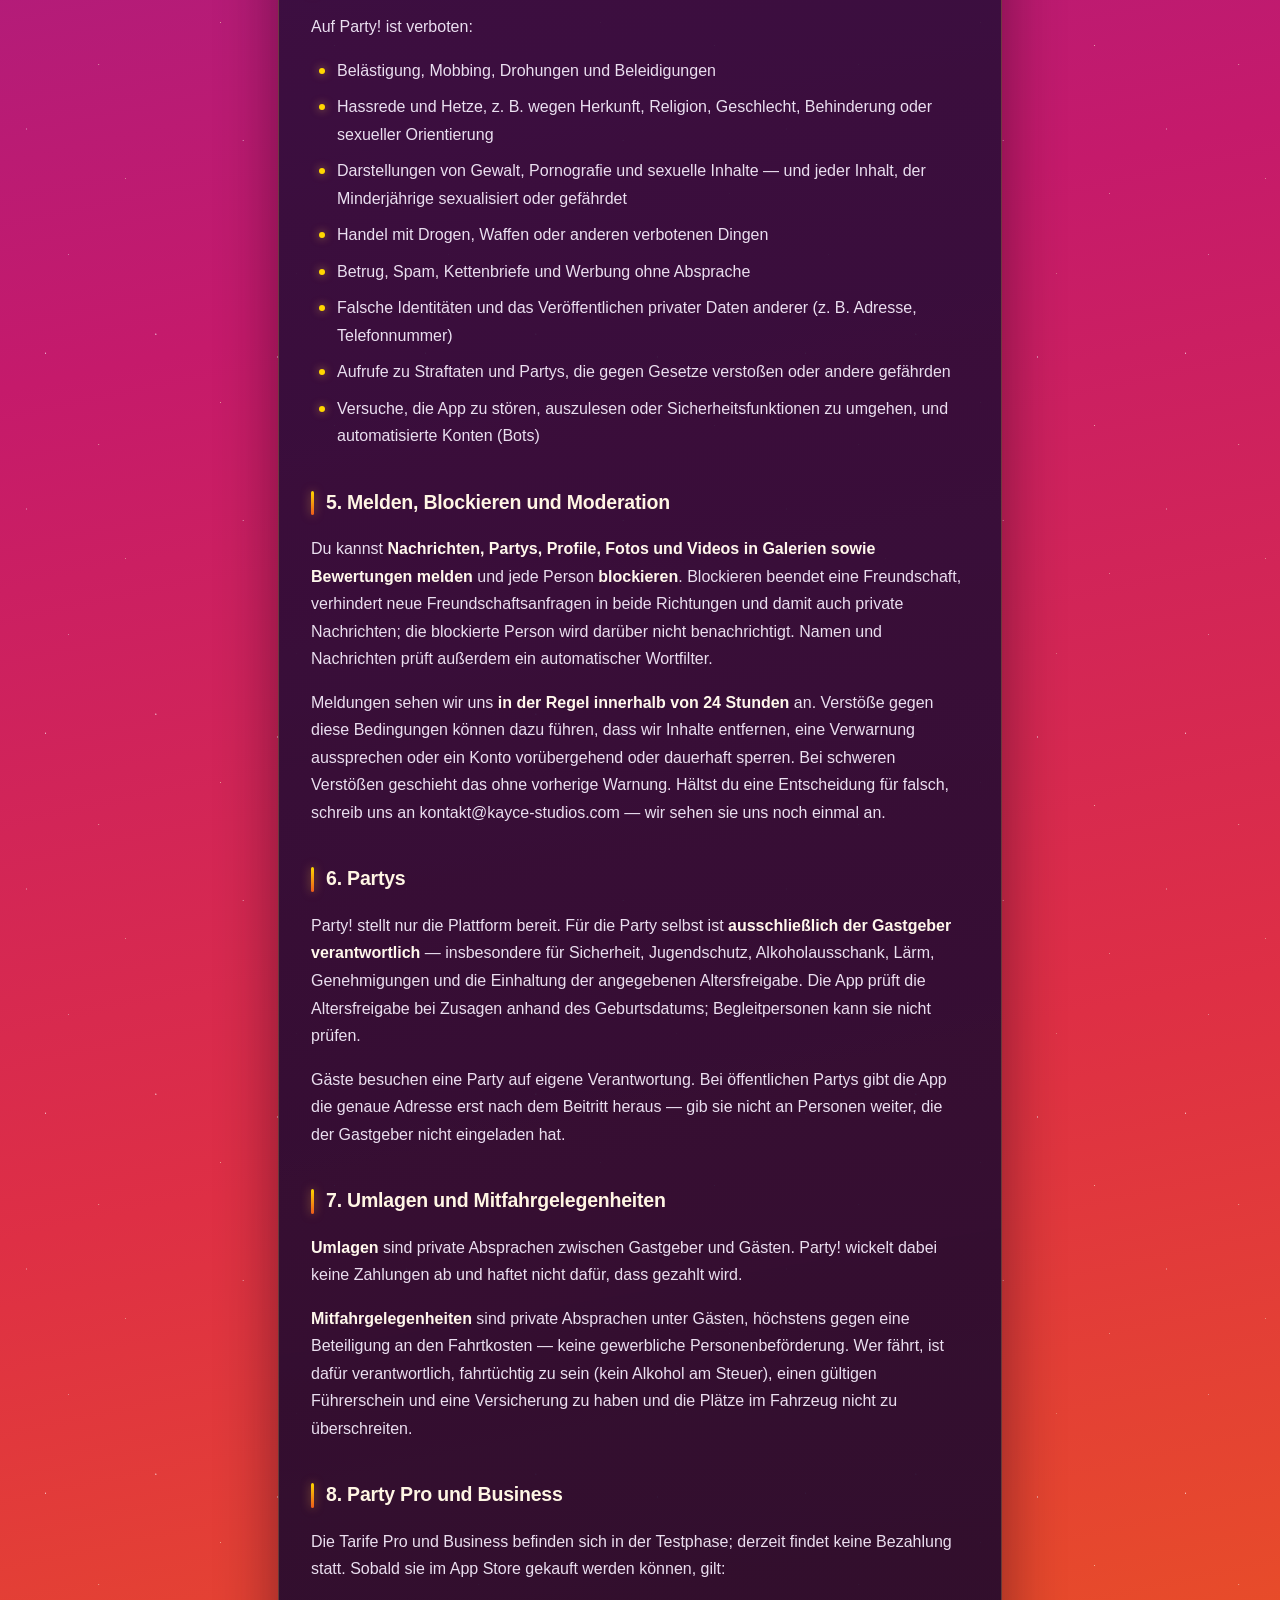
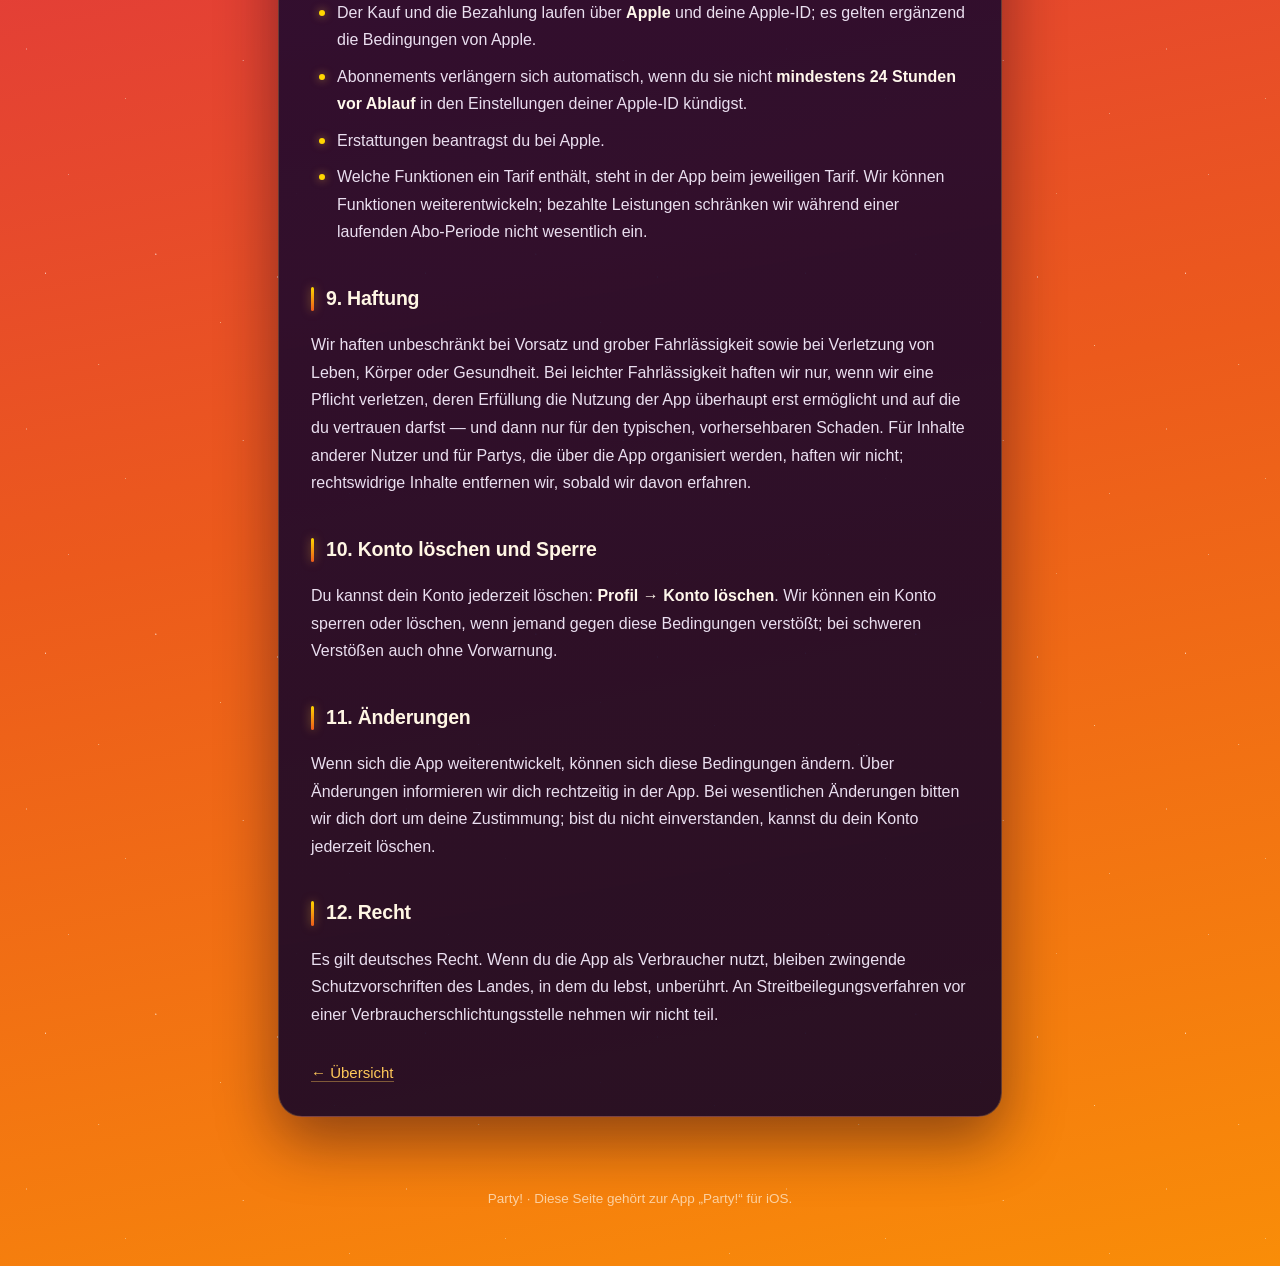
<file: nutzungsbedingungen.html>
<!doctype html>
<html lang="de">
<head>
<meta charset="utf-8">
<meta name="viewport" content="width=device-width, initial-scale=1">
<title>Nutzungsbedingungen — Party!</title>
<link rel="stylesheet" href="stil.css">
</head>
<body>

<header>
  <img class="logo" src="party-logo.png" alt="Party!">
  <p>Nutzungsbedingungen</p>
</header>

<main>
<div class="card">

<h1>Nutzungsbedingungen</h1>
<p class="stand">Stand: 22. September 2026 · Gilt für die App „Party!“ für iOS</p>

<div class="note">
  <strong>Kurz vorweg:</strong> Party! ist ein Ort zum gemeinsamen Feiern. Behandle andere
  so, wie du selbst behandelt werden möchtest. Für beleidigende, bedrohliche oder
  illegale Inhalte gibt es <strong>keine Toleranz</strong> — solche Inhalte entfernen wir,
  und wer sie verbreitet, wird gesperrt.
</div>

<h2>1. Worum es geht</h2>
<p>
  Diese Bedingungen regeln die Nutzung der App „Party!“. Anbieter ist Kayen Cetin,
  Buterlandstraße 58, 48599 Gronau, E-Mail: kontakt@kayce-studios.com (vollständige
  Angaben im <a href="impressum.html">Impressum</a>). Mit der Registrierung erklärst du dich mit diesen
  Bedingungen einverstanden. Ergänzend gelten die Lizenzbedingungen von Apple für Apps
  aus dem App Store.
</p>
<p>
  Party! hilft dir, Partys zu planen und zu besuchen: Einladungen, Zu- und Absagen,
  Chats, Galerien, Mitfahrgelegenheiten, Einkaufslisten, Musikwünsche und eine Karte mit
  Partys in der Nähe. Party! befindet sich derzeit in einer Testphase. Einen Anspruch
  darauf, dass die App jederzeit oder mit einem bestimmten Funktionsumfang verfügbar ist,
  gibt es nicht; wir bemühen uns aber um einen zuverlässigen Betrieb.
</p>

<h2>2. Dein Konto</h2>
<ul>
  <li>Du musst <strong>mindestens 16 Jahre</strong> alt sein.</li>
  <li>Deine Angaben müssen stimmen — insbesondere dein <strong>Geburtsdatum</strong>, denn daran hängen die Altersfreigaben von Partys.</li>
  <li>Ein Konto pro Person. Konten dürfen nicht verkauft oder weitergegeben werden.</li>
  <li>Halte dein Passwort geheim. Für alles, was über dein Konto geschieht, bist du verantwortlich, solange du den Zugang nicht verloren gemeldet hast.</li>
  <li>Dein Name und Benutzername dürfen niemanden nachahmen und nichts Beleidigendes enthalten.</li>
</ul>

<h2>3. Deine Inhalte</h2>
<p>
  Alles, was du einstellst — Fotos, Videos, Sprachnachrichten, Nachrichten, Partys,
  Bewertungen — bleibt deins. Du erlaubst uns nur, diese Inhalte zu speichern und in der
  App den Personen zu zeigen, für die du sie bestimmt hast. Dieses Recht endet, wenn du
  den Inhalt oder dein Konto löschst.
</p>
<p>
  Du versicherst, dass du die nötigen Rechte an deinen Inhalten hast. Das gilt besonders
  für <strong>Fotos und Videos von anderen Personen</strong>: Frag vorher, ob sie
  einverstanden sind, und stelle niemanden bloß.
</p>

<h2>4. Was nicht erlaubt ist</h2>
<p>Auf Party! ist verboten:</p>
<ul>
  <li>Belästigung, Mobbing, Drohungen und Beleidigungen</li>
  <li>Hassrede und Hetze, z. B. wegen Herkunft, Religion, Geschlecht, Behinderung oder sexueller Orientierung</li>
  <li>Darstellungen von Gewalt, Pornografie und sexuelle Inhalte — und jeder Inhalt, der Minderjährige sexualisiert oder gefährdet</li>
  <li>Handel mit Drogen, Waffen oder anderen verbotenen Dingen</li>
  <li>Betrug, Spam, Kettenbriefe und Werbung ohne Absprache</li>
  <li>Falsche Identitäten und das Veröffentlichen privater Daten anderer (z. B. Adresse, Telefonnummer)</li>
  <li>Aufrufe zu Straftaten und Partys, die gegen Gesetze verstoßen oder andere gefährden</li>
  <li>Versuche, die App zu stören, auszulesen oder Sicherheitsfunktionen zu umgehen, und automatisierte Konten (Bots)</li>
</ul>

<h2>5. Melden, Blockieren und Moderation</h2>
<p>
  Du kannst <strong>Nachrichten, Partys, Profile, Fotos und Videos in Galerien sowie
  Bewertungen melden</strong> und jede Person <strong>blockieren</strong>. Blockieren
  beendet eine Freundschaft, verhindert neue Freundschaftsanfragen in beide Richtungen und
  damit auch private Nachrichten; die blockierte Person wird darüber nicht benachrichtigt.
  Namen und Nachrichten prüft außerdem ein automatischer Wortfilter.
</p>
<p>
  Meldungen sehen wir uns <strong>in der Regel innerhalb von 24 Stunden</strong> an.
  Verstöße gegen diese Bedingungen können dazu führen, dass wir Inhalte entfernen, eine
  Verwarnung aussprechen oder ein Konto vorübergehend oder dauerhaft sperren. Bei schweren
  Verstößen geschieht das ohne vorherige Warnung. Hältst du eine Entscheidung für falsch,
  schreib uns an kontakt@kayce-studios.com — wir sehen sie uns noch einmal an.
</p>

<h2>6. Partys</h2>
<p>
  Party! stellt nur die Plattform bereit. Für die Party selbst ist
  <strong>ausschließlich der Gastgeber verantwortlich</strong> — insbesondere für
  Sicherheit, Jugendschutz, Alkoholausschank, Lärm, Genehmigungen und die Einhaltung der
  angegebenen Altersfreigabe. Die App prüft die Altersfreigabe bei Zusagen anhand des
  Geburtsdatums; Begleitpersonen kann sie nicht prüfen.
</p>
<p>
  Gäste besuchen eine Party auf eigene Verantwortung. Bei öffentlichen Partys gibt die
  App die genaue Adresse erst nach dem Beitritt heraus — gib sie nicht an Personen weiter,
  die der Gastgeber nicht eingeladen hat.
</p>

<h2>7. Umlagen und Mitfahrgelegenheiten</h2>
<p>
  <strong>Umlagen</strong> sind private Absprachen zwischen Gastgeber und Gästen. Party!
  wickelt dabei keine Zahlungen ab und haftet nicht dafür, dass gezahlt wird.
</p>
<p>
  <strong>Mitfahrgelegenheiten</strong> sind private Absprachen unter Gästen, höchstens
  gegen eine Beteiligung an den Fahrtkosten — keine gewerbliche Personenbeförderung. Wer
  fährt, ist dafür verantwortlich, fahrtüchtig zu sein (kein Alkohol am Steuer), einen
  gültigen Führerschein und eine Versicherung zu haben und die Plätze im Fahrzeug nicht
  zu überschreiten.
</p>

<h2>8. Party Pro und Business</h2>
<p>
  Die Tarife Pro und Business befinden sich in der Testphase; derzeit findet keine
  Bezahlung statt. Sobald sie im App Store gekauft werden können, gilt:
</p>
<ul>
  <li>Der Kauf und die Bezahlung laufen über <strong>Apple</strong> und deine Apple-ID; es gelten ergänzend die Bedingungen von Apple.</li>
  <li>Abonnements verlängern sich automatisch, wenn du sie nicht <strong>mindestens 24 Stunden vor Ablauf</strong> in den Einstellungen deiner Apple-ID kündigst.</li>
  <li>Erstattungen beantragst du bei Apple.</li>
  <li>Welche Funktionen ein Tarif enthält, steht in der App beim jeweiligen Tarif. Wir können Funktionen weiterentwickeln; bezahlte Leistungen schränken wir während einer laufenden Abo-Periode nicht wesentlich ein.</li>
</ul>

<h2>9. Haftung</h2>
<p>
  Wir haften unbeschränkt bei Vorsatz und grober Fahrlässigkeit sowie bei Verletzung von
  Leben, Körper oder Gesundheit. Bei leichter Fahrlässigkeit haften wir nur, wenn wir eine
  Pflicht verletzen, deren Erfüllung die Nutzung der App überhaupt erst ermöglicht und auf
  die du vertrauen darfst — und dann nur für den typischen, vorhersehbaren Schaden. Für
  Inhalte anderer Nutzer und für Partys, die über die App organisiert werden, haften wir
  nicht; rechtswidrige Inhalte entfernen wir, sobald wir davon erfahren.
</p>

<h2>10. Konto löschen und Sperre</h2>
<p>
  Du kannst dein Konto jederzeit löschen: <strong>Profil → Konto löschen</strong>. Wir
  können ein Konto sperren oder löschen, wenn jemand gegen diese Bedingungen verstößt;
  bei schweren Verstößen auch ohne Vorwarnung.
</p>

<h2>11. Änderungen</h2>
<p>
  Wenn sich die App weiterentwickelt, können sich diese Bedingungen ändern. Über
  Änderungen informieren wir dich rechtzeitig in der App. Bei wesentlichen Änderungen
  bitten wir dich dort um deine Zustimmung; bist du nicht einverstanden, kannst du dein
  Konto jederzeit löschen.
</p>

<h2>12. Recht</h2>
<p>
  Es gilt deutsches Recht. Wenn du die App als Verbraucher nutzt, bleiben zwingende
  Schutzvorschriften des Landes, in dem du lebst, unberührt. An Streitbeilegungsverfahren
  vor einer Verbraucherschlichtungsstelle nehmen wir nicht teil.
</p>

<nav class="back"><a href="./">← Übersicht</a></nav>

</div>
</main>

<footer>Party! · Diese Seite gehört zur App „Party!“ für iOS.</footer>

</body>
</html>
</file>
<file: stil.css>
/* ═══════════════════════════════════════════════════════════
   Party! — Rechtstexte
   Gestaltung im Look der App: Verlauf, Sternenhimmel, dunkles
   Glas, goldene Akzente. Farben 1:1 aus src/constants/colors.ts.

   ⚠️ Bewusst **keine** Web-Schriften von Google o. ä. Eine
   eingebundene Schrift überträgt die IP-Adresse des Lesers an
   einen fremden Server — auf einer Datenschutzerklärung wäre
   das der falsche Ort. Es laufen nur Systemschriften.

   ⚠️ Lesbarkeit geht vor Effekt: Der Kartengrund ist dunkler
   als in der App (dort liegt er über einem ruhigeren Bild),
   damit heller Text über dem bunten Verlauf sicher lesbar
   bleibt.
   ═══════════════════════════════════════════════════════════ */

:root {
  /* Palette der App */
  --purple: #6e2ca8;
  --mag: #9b1e8c;
  --pink: #c51a6b;
  --red: #de2f45;
  --orange: #ec5a1c;
  --amber: #f98d08;
  --gold: #ffd700;
  --gold-soft: #ffc85a;

  --ink: #1a0a2e;
  --text: #f6ecf6;
  --muted: #cdb4d4;
  --line: rgba(255, 190, 110, 0.18);

  --card: rgba(30, 9, 40, 0.74);
  --card-border: rgba(255, 180, 80, 0.26);
}

* { box-sizing: border-box; }

html { scroll-behavior: smooth; }

/* ⚠️ Der Verlauf liegt **am body und ist über die gesamte
   Seitenhöhe gestreckt** (`background-size: 100% 100%`), nicht
   als `position: fixed`-Ebene. Fixed bricht auf iOS Safari in
   genau dem Moment, in dem man scrollt — und die längste Seite
   hier (Datenschutz) wäre dann halb schwarz. */
body {
  margin: 0;
  min-height: 100vh;
  position: relative;
  color: var(--text);
  font: 16px/1.72 -apple-system, BlinkMacSystemFont, "Segoe UI", Roboto, sans-serif;
  -webkit-font-smoothing: antialiased;
  background-color: var(--ink);
  background-image: linear-gradient(
    168deg,
    #6e2ca8 0%,
    #9b1e8c 22%,
    #c51a6b 42%,
    #de2f45 60%,
    #ec5a1c 80%,
    #f98d08 100%
  );
  background-repeat: no-repeat;
  background-size: 100% 100%;
}

/* ── Sternenhimmel ─────────────────────────────────────────
   Nachgebaut aus <Atmosphere /> in der App: viele kleine
   Lichtpunkte, die langsam heller und dunkler werden. Rein
   über CSS — kein Skript, nichts, das geladen werden muss.

   ⚠️ Als **gekacheltes Muster** (380 × 380), damit die Sterne
   auf einer langen Seite gleichmäßig verteilt bleiben. Über
   die ganze Höhe gestreckt säßen sie sonst meterweit
   auseinander. */
body::after {
  content: '';
  position: absolute;
  inset: 0;
  z-index: 0;
  pointer-events: none;
  background-image:
    radial-gradient(1.6px 1.6px at 12% 14%, rgba(255, 255, 255, 0.9), transparent 60%),
    radial-gradient(1.3px 1.3px at 26% 38%, rgba(255, 245, 215, 0.75), transparent 60%),
    radial-gradient(1.8px 1.8px at 41% 9%, rgba(255, 255, 255, 0.8), transparent 60%),
    radial-gradient(1.2px 1.2px at 58% 27%, rgba(255, 235, 190, 0.7), transparent 60%),
    radial-gradient(1.7px 1.7px at 73% 15%, rgba(255, 255, 255, 0.85), transparent 60%),
    radial-gradient(1.3px 1.3px at 88% 33%, rgba(255, 245, 215, 0.7), transparent 60%),
    radial-gradient(1.5px 1.5px at 7% 55%, rgba(255, 255, 255, 0.6), transparent 60%),
    radial-gradient(1.2px 1.2px at 33% 68%, rgba(255, 240, 200, 0.55), transparent 60%),
    radial-gradient(1.6px 1.6px at 64% 58%, rgba(255, 255, 255, 0.6), transparent 60%),
    radial-gradient(1.3px 1.3px at 92% 72%, rgba(255, 245, 215, 0.5), transparent 60%),
    radial-gradient(1.4px 1.4px at 18% 88%, rgba(255, 255, 255, 0.45), transparent 60%),
    radial-gradient(1.2px 1.2px at 78% 93%, rgba(255, 240, 200, 0.4), transparent 60%);
  background-size: 380px 380px;
  animation: funkeln 7s ease-in-out infinite;
}

/* Inhalt liegt über dem Sternenhimmel. */
header, main, footer { position: relative; z-index: 1; }

@keyframes funkeln {
  0%, 100% { opacity: 0.75; }
  50% { opacity: 1; }
}

/* ── Kopf mit Logo ─────────────────────────────────────────── */
header {
  text-align: center;
  padding: 64px 22px 54px;
}

header .logo {
  display: block;
  width: 230px;
  max-width: 64%;
  height: auto;
  margin: 0 auto;
  /* Das Glühen des Logos aus der App (Logo.tsx). ⚠️ Dezent halten:
     Ein starker Schein weicht die Kontur auf, und das Logo wirkt
     dann verwaschen statt leuchtend. */
  filter:
    drop-shadow(0 1px 2px rgba(60, 10, 40, 0.5))
    drop-shadow(0 0 22px rgba(255, 170, 50, 0.4));
  animation: einblenden 0.8s ease-out both;
}

header p {
  margin: 14px 0 0;
  font-size: 15px;
  letter-spacing: 2.4px;
  text-transform: uppercase;
  color: rgba(255, 235, 205, 0.9);
  animation: einblenden 0.8s ease-out 0.1s both;
}

/* ── Inhalt ────────────────────────────────────────────────── */
main {
  max-width: 760px;
  margin: 0 auto 70px;
  padding: 0 18px;
}

/* ⚠️ **Bewusst ohne `backdrop-filter`.** Die Karte ist hier bis zu
   7000 px hoch (Datenschutz). Einen Weichzeichner über eine so
   große Fläche muss das Gerät bei jedem Scrollschritt neu rechnen —
   auf einem älteren iPhone ist das genau die Sorte Effekt, die
   eine Seite ruckeln lässt. Der Glas-Eindruck kommt stattdessen
   aus einem leichten Verlauf und dem hellen Rand; der Unterschied
   ist kaum zu sehen, und es rendert überall gleich. */
.card {
  background:
    linear-gradient(170deg, rgba(58, 16, 70, 0.9), rgba(26, 8, 36, 0.93));
  border: 1px solid var(--card-border);
  border-radius: 24px;
  padding: 34px 32px 30px;
  box-shadow:
    0 24px 60px rgba(20, 2, 20, 0.45),
    inset 0 1px 0 rgba(255, 220, 160, 0.14);
  animation: aufsteigen 0.7s cubic-bezier(0.22, 1, 0.36, 1) 0.08s both;
}

/* ⚠️ **Die Startbilder dürfen den Inhalt nicht unsichtbar machen.**
   Beide Abläufe liefen zuerst von `opacity: 0` los — zusammen mit
   `both` heißt das: Solange die Animation nicht angelaufen ist,
   ist die Seite **leer**. Beim Prüfen stand genau deshalb nichts
   als der Verlauf da. Eine Rechtstexte-Seite, die unter
   ungünstigen Umständen nichts anzeigt, ist nicht hinnehmbar —
   es wird deshalb nur noch **verschoben**, nie ein- oder
   ausgeblendet. Schlimmstenfalls sitzt etwas 18 px tiefer. */
@keyframes einblenden {
  from { transform: translateY(-10px); }
  to { transform: none; }
}

@keyframes aufsteigen {
  from { transform: translateY(18px); }
  to { transform: none; }
}

/* ── Überschriften ─────────────────────────────────────────── */
h1 {
  font-size: 34px;
  line-height: 1.18;
  margin: 0 0 8px;
  letter-spacing: -0.6px;
  background: linear-gradient(100deg, #ffe9a8, var(--gold) 45%, #ffa51f);
  -webkit-background-clip: text;
  background-clip: text;
  color: transparent;
}

h2 {
  font-size: 19.5px;
  margin: 36px 0 12px;
  letter-spacing: -0.2px;
  color: #fff6e4;
  position: relative;
  padding-left: 15px;
}

/* Goldener Akzent statt einer Reihe gleich aussehender Zeilen. */
h2::before {
  content: '';
  position: absolute;
  left: 0;
  top: 5px;
  bottom: 4px;
  width: 3px;
  border-radius: 2px;
  background: linear-gradient(180deg, var(--gold), var(--orange));
  box-shadow: 0 0 10px rgba(255, 190, 60, 0.5);
}

/* Auf der Übersicht sind die Überschriften selbst die Links. */
h2 a { color: inherit; text-decoration: none; border: 0; }
h2 a:hover { color: var(--gold); }

h3 {
  font-size: 13px;
  margin: 26px 0 7px;
  color: var(--gold-soft);
  text-transform: uppercase;
  letter-spacing: 1.4px;
}

.stand {
  color: var(--muted);
  font-size: 14.5px;
  margin: 0 0 4px;
}

/* ── Fließtext ─────────────────────────────────────────────── */
p, li { color: #eadff0; }

ul { padding-left: 4px; list-style: none; }

li {
  margin-bottom: 9px;
  padding-left: 22px;
  position: relative;
}

li::before {
  content: '';
  position: absolute;
  left: 4px;
  top: 11px;
  width: 6px;
  height: 6px;
  border-radius: 50%;
  background: var(--gold);
  box-shadow: 0 0 8px rgba(255, 200, 70, 0.6);
}

strong { color: #fff8ec; }

a {
  color: var(--gold-soft);
  text-decoration: none;
  border-bottom: 1px solid rgba(255, 200, 90, 0.4);
  transition: color 0.18s, border-color 0.18s;
}

a:hover { color: var(--gold); border-bottom-color: var(--gold); }

/* ── Hervorgehobener Hinweis ───────────────────────────────── */
.note {
  background: linear-gradient(140deg, rgba(255, 190, 60, 0.12), rgba(236, 90, 28, 0.08));
  border: 1px solid rgba(255, 190, 90, 0.3);
  border-left: 3px solid var(--gold);
  border-radius: 6px 16px 16px 6px;
  padding: 16px 20px;
  margin: 20px 0;
  font-size: 15px;
}

.note strong { color: var(--gold); }

/* ── Tabellen (Datenschutz: Dienste, Fristen) ──────────────── */
table {
  width: 100%;
  border-collapse: collapse;
  margin: 14px 0 6px;
  font-size: 15px;
}

th, td {
  text-align: left;
  padding: 11px 10px;
  border-bottom: 1px solid var(--line);
  vertical-align: top;
}

th {
  color: var(--gold-soft);
  font-weight: 700;
  font-size: 12.5px;
  text-transform: uppercase;
  letter-spacing: 0.8px;
}

tr:last-child td { border-bottom: 0; }

/* ── Platzhalter, die noch gefüllt werden müssen ───────────── */
.fill {
  background: rgba(255, 215, 0, 0.16);
  border: 1px dashed var(--gold);
  border-radius: 6px;
  padding: 1px 8px;
  font-weight: 700;
  color: var(--gold);
  white-space: nowrap;
}

/* ── Fuß ───────────────────────────────────────────────────── */
nav.back { margin-top: 32px; font-size: 15px; }

footer {
  text-align: center;
  color: rgba(255, 235, 210, 0.75);
  font-size: 13.5px;
  padding: 0 20px 56px;
}

/* ═══ Übersicht (index.html) ═══════════════════════════════
   Die drei Texte als antippbare Zeilen mit Pfeil, wie eine Liste
   in der App.                                                 */

.nav-list { display: grid; gap: 12px; margin: 26px 0 0; }

.nav-item {
  display: flex;
  align-items: center;
  gap: 14px;
  padding: 18px 20px;
  border: 1px solid rgba(255, 200, 100, 0.24);
  border-radius: 18px;
  background: linear-gradient(160deg, rgba(255, 255, 255, 0.075), rgba(255, 190, 90, 0.04));
  color: inherit;
  text-decoration: none;
  transition: transform 0.2s cubic-bezier(0.22, 1, 0.36, 1), border-color 0.2s;
}

.nav-item:hover {
  transform: translateY(-2px);
  border-color: var(--gold);
  color: inherit;
}

.nav-text { flex: 1; font-size: 14.5px; color: var(--muted); line-height: 1.55; }

.nav-text strong {
  display: block;
  font-size: 17.5px;
  color: #fff6e4;
  margin-bottom: 3px;
}

.nav-arrow {
  font-size: 26px;
  line-height: 1;
  color: var(--gold);
  flex: none;
  transition: transform 0.2s cubic-bezier(0.22, 1, 0.36, 1);
}

.nav-item:hover .nav-arrow { transform: translateX(3px); }

.kontakt { margin-top: 26px; }

/* ═══ Impressum ════════════════════════════════════════════
   Eigene Klassen mit Präfix `imp-`. Die Pflichtangaben stehen
   zuerst und hervorgehoben — danach sucht man, wenn man ein
   Impressum aufruft. Der Rest ist Kleingedrucktes.           */

.imp-facts {
  display: grid;
  grid-template-columns: 1fr 1fr;
  gap: 16px;
  margin: 26px 0 26px;
}

.imp-fact {
  position: relative;
  background: linear-gradient(160deg, rgba(255, 255, 255, 0.09), rgba(255, 190, 90, 0.05));
  border: 1px solid rgba(255, 200, 100, 0.26);
  border-radius: 18px;
  padding: 20px 22px;
  overflow: hidden;
}

/* Zarter goldener Schimmer über der oberen Kante. */
.imp-fact::after {
  content: '';
  position: absolute;
  inset: 0 0 auto;
  height: 1px;
  background: linear-gradient(90deg, transparent, rgba(255, 215, 120, 0.6), transparent);
}

.imp-fact .label {
  display: block;
  font-size: 11.5px;
  font-weight: 800;
  letter-spacing: 1.5px;
  text-transform: uppercase;
  color: var(--gold);
  margin-bottom: 11px;
}

.imp-fact p { margin: 0; line-height: 1.62; }
.imp-fact .sub { color: var(--muted); font-size: 13.5px; margin-top: 9px; }
.imp-fact a { word-break: break-word; }

/* Zwei kurze Rechtsangaben nebeneinander statt zweier Absätze. */
.imp-short {
  display: grid;
  grid-template-columns: 1fr 1fr;
  gap: 18px;
  margin-top: 4px;
}

.imp-short p { margin: 0; font-size: 14.5px; color: #e2d6e8; }

.imp-short strong {
  display: block;
  margin-bottom: 5px;
  color: var(--gold-soft);
  font-size: 12.5px;
  text-transform: uppercase;
  letter-spacing: 1.1px;
}

.imp-rule {
  border: 0;
  height: 1px;
  background: linear-gradient(90deg, transparent, var(--line) 20%, var(--line) 80%, transparent);
  margin: 30px 0 0;
}

/* Weiterführende Texte als Knöpfe im Stil der App. */
.imp-links { display: flex; flex-wrap: wrap; gap: 12px; margin-top: 28px; }

.imp-links a {
  flex: 1 1 200px;
  text-align: center;
  padding: 14px 18px;
  border-radius: 14px;
  border: 1px solid rgba(255, 200, 100, 0.3);
  background: linear-gradient(135deg, rgba(255, 107, 0, 0.18), rgba(255, 45, 120, 0.16));
  color: #ffeccd;
  font-weight: 700;
  transition: transform 0.18s cubic-bezier(0.22, 1, 0.36, 1), border-color 0.18s;
}

.imp-links a:hover {
  transform: translateY(-2px);
  border-color: var(--gold);
  color: #fff;
}

.imp-updated { color: var(--muted); font-size: 13px; margin-top: 26px; }

/* ── Kleine Bildschirme ────────────────────────────────────── */
@media (max-width: 620px) {
  header { padding: 46px 18px 40px; }
  .card { padding: 26px 20px 24px; border-radius: 20px; }
  h1 { font-size: 28px; }
  h2 { font-size: 18px; }
  .imp-facts, .imp-short { grid-template-columns: 1fr; }

  /* ⚠️ **Tabelle wird zur Liste.** Die Übersicht der Dienste in der
     Datenschutzerklärung hat drei Spalten mit viel Text — auf einem
     iPhone lief die dritte rechts aus dem Bild und war schlicht nicht
     lesbar. Jede Zeile wird deshalb eine eigene Karte, und die
     Spaltenüberschrift steht über dem Wert (`data-label` an jeder
     Zelle). ⚠️ Bei einer neuen Tabelle die `data-label` nicht
     vergessen, sonst stehen auf dem Handy nur Werte ohne Bezug. */
  table { display: block; }
  thead, tr:first-child { display: none; }

  table tr {
    display: block;
    border: 1px solid var(--line);
    border-radius: 16px;
    padding: 14px 16px;
    margin-bottom: 12px;
    background: rgba(255, 255, 255, 0.045);
  }

  table td {
    display: block;
    border: 0;
    padding: 0 0 10px;
    font-size: 14.5px;
  }

  table td:last-child { padding-bottom: 0; }

  table td::before {
    content: attr(data-label);
    display: block;
    font-size: 11px;
    font-weight: 800;
    letter-spacing: 1.2px;
    text-transform: uppercase;
    color: var(--gold-soft);
    margin-bottom: 3px;
  }

  /* Die erste Zelle ist der Name des Dienstes — der braucht keine
     Beschriftung, er ist die Überschrift der Karte. */
  table td:first-child::before { display: none; }
  table td:first-child { font-size: 17px; margin-bottom: 4px; }
  table td:first-child strong { color: #fff6e4; }
}

/* Wer Bewegung im System abgestellt hat, bekommt keine. */
@media (prefers-reduced-motion: reduce) {
  *, *::before, *::after {
    animation: none !important;
    transition: none !important;
    scroll-behavior: auto;
  }
}
</file>
